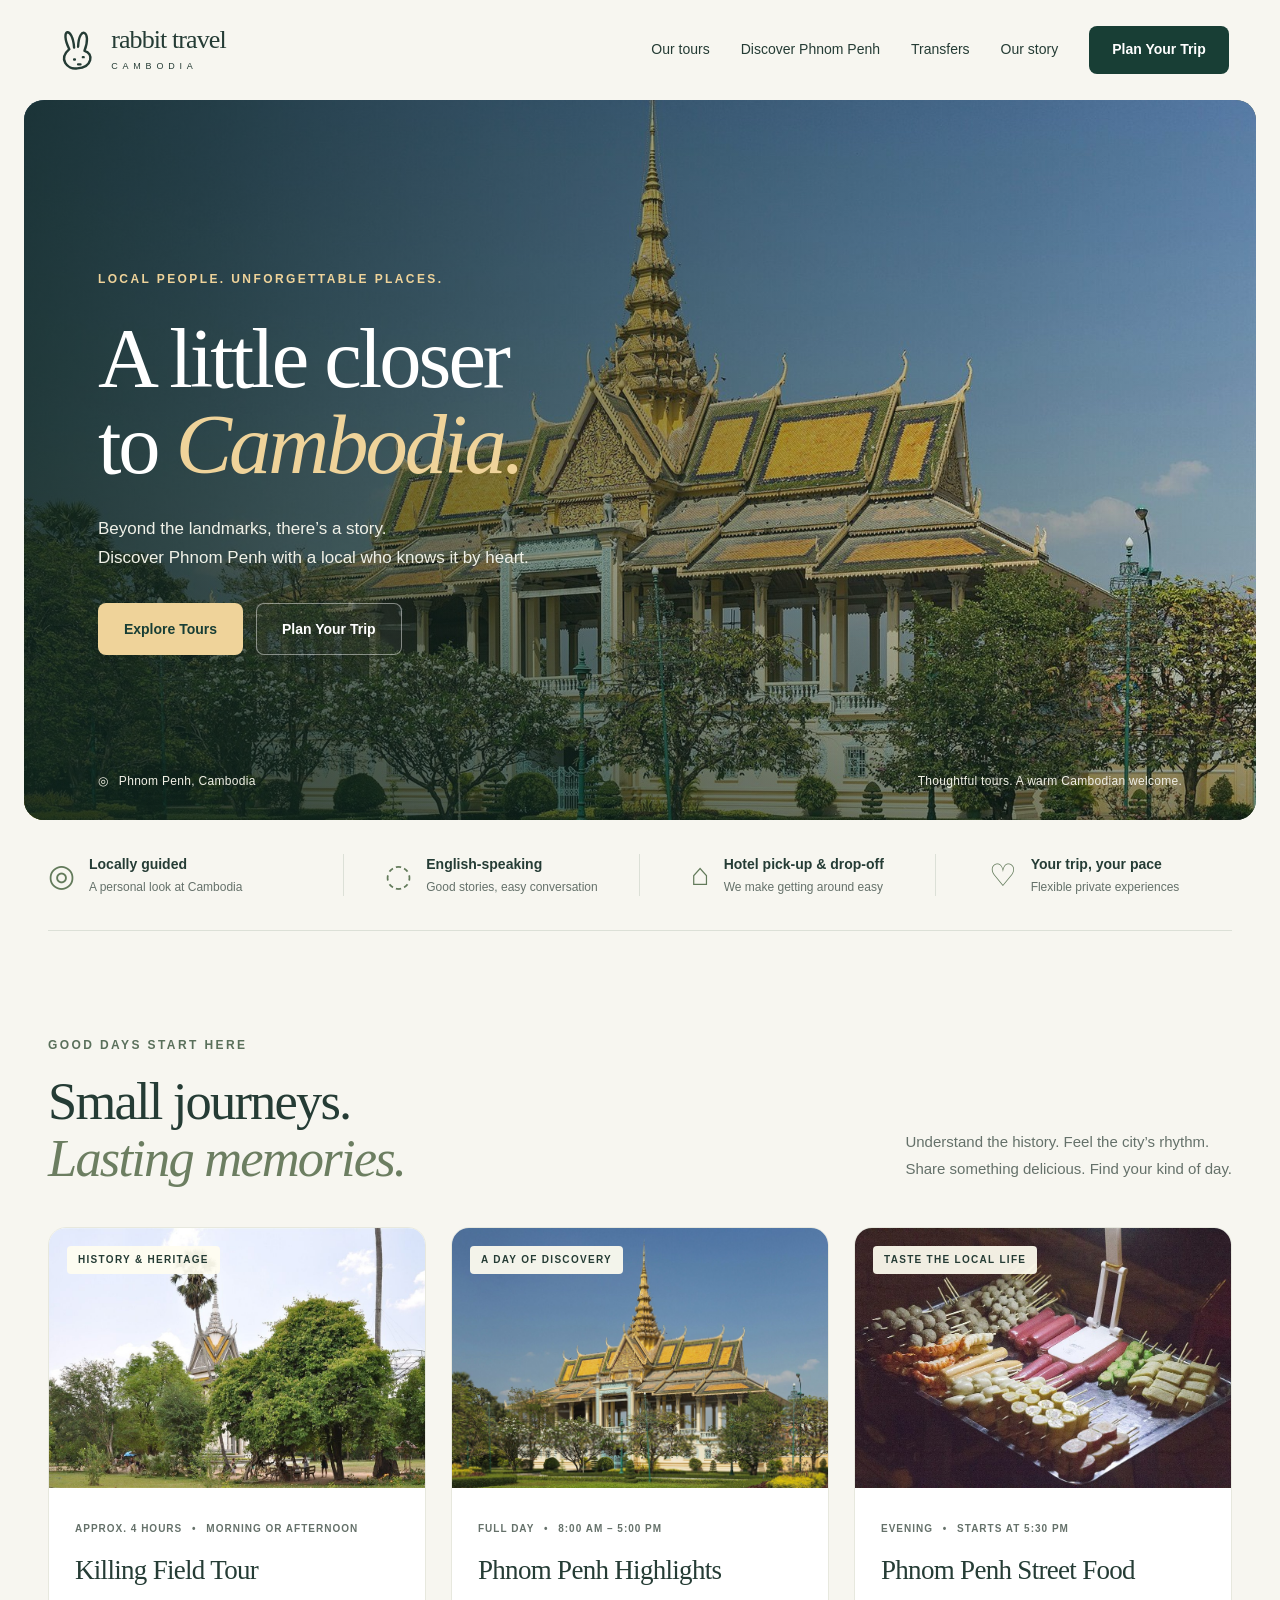
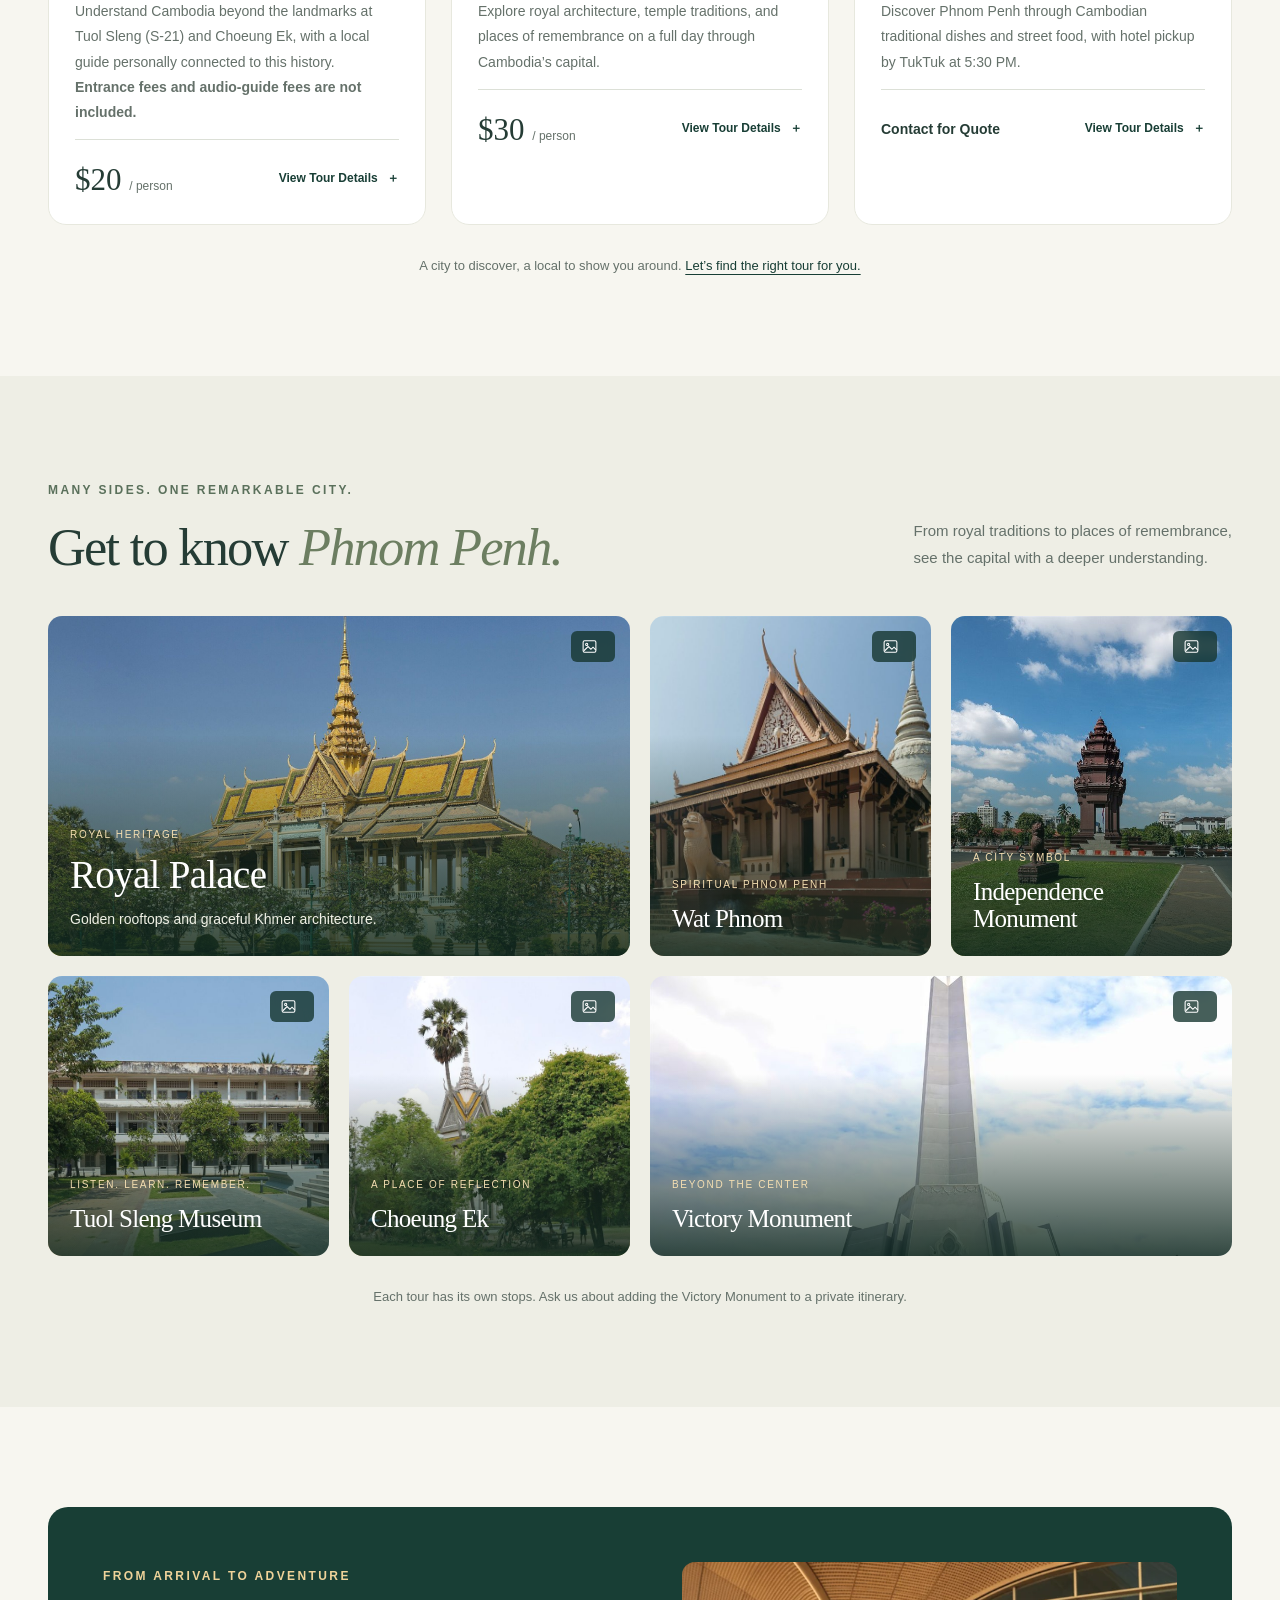
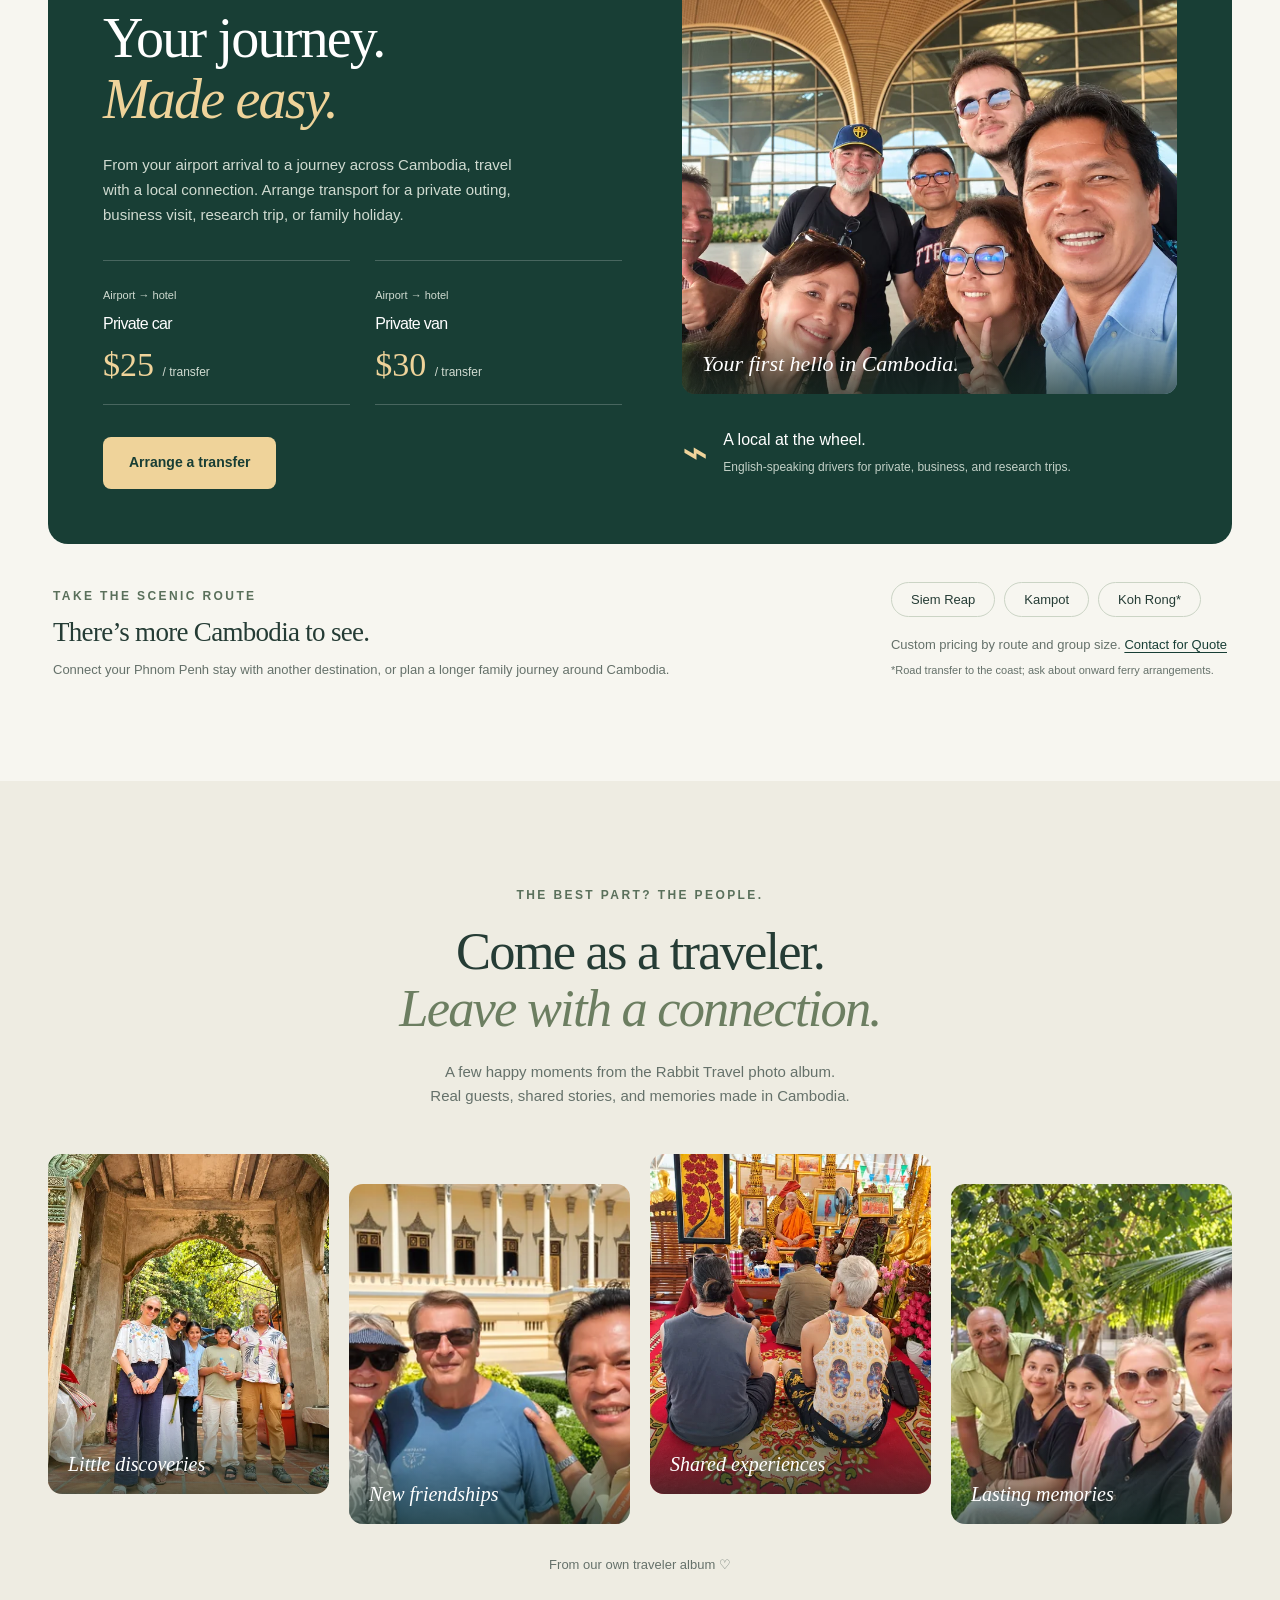
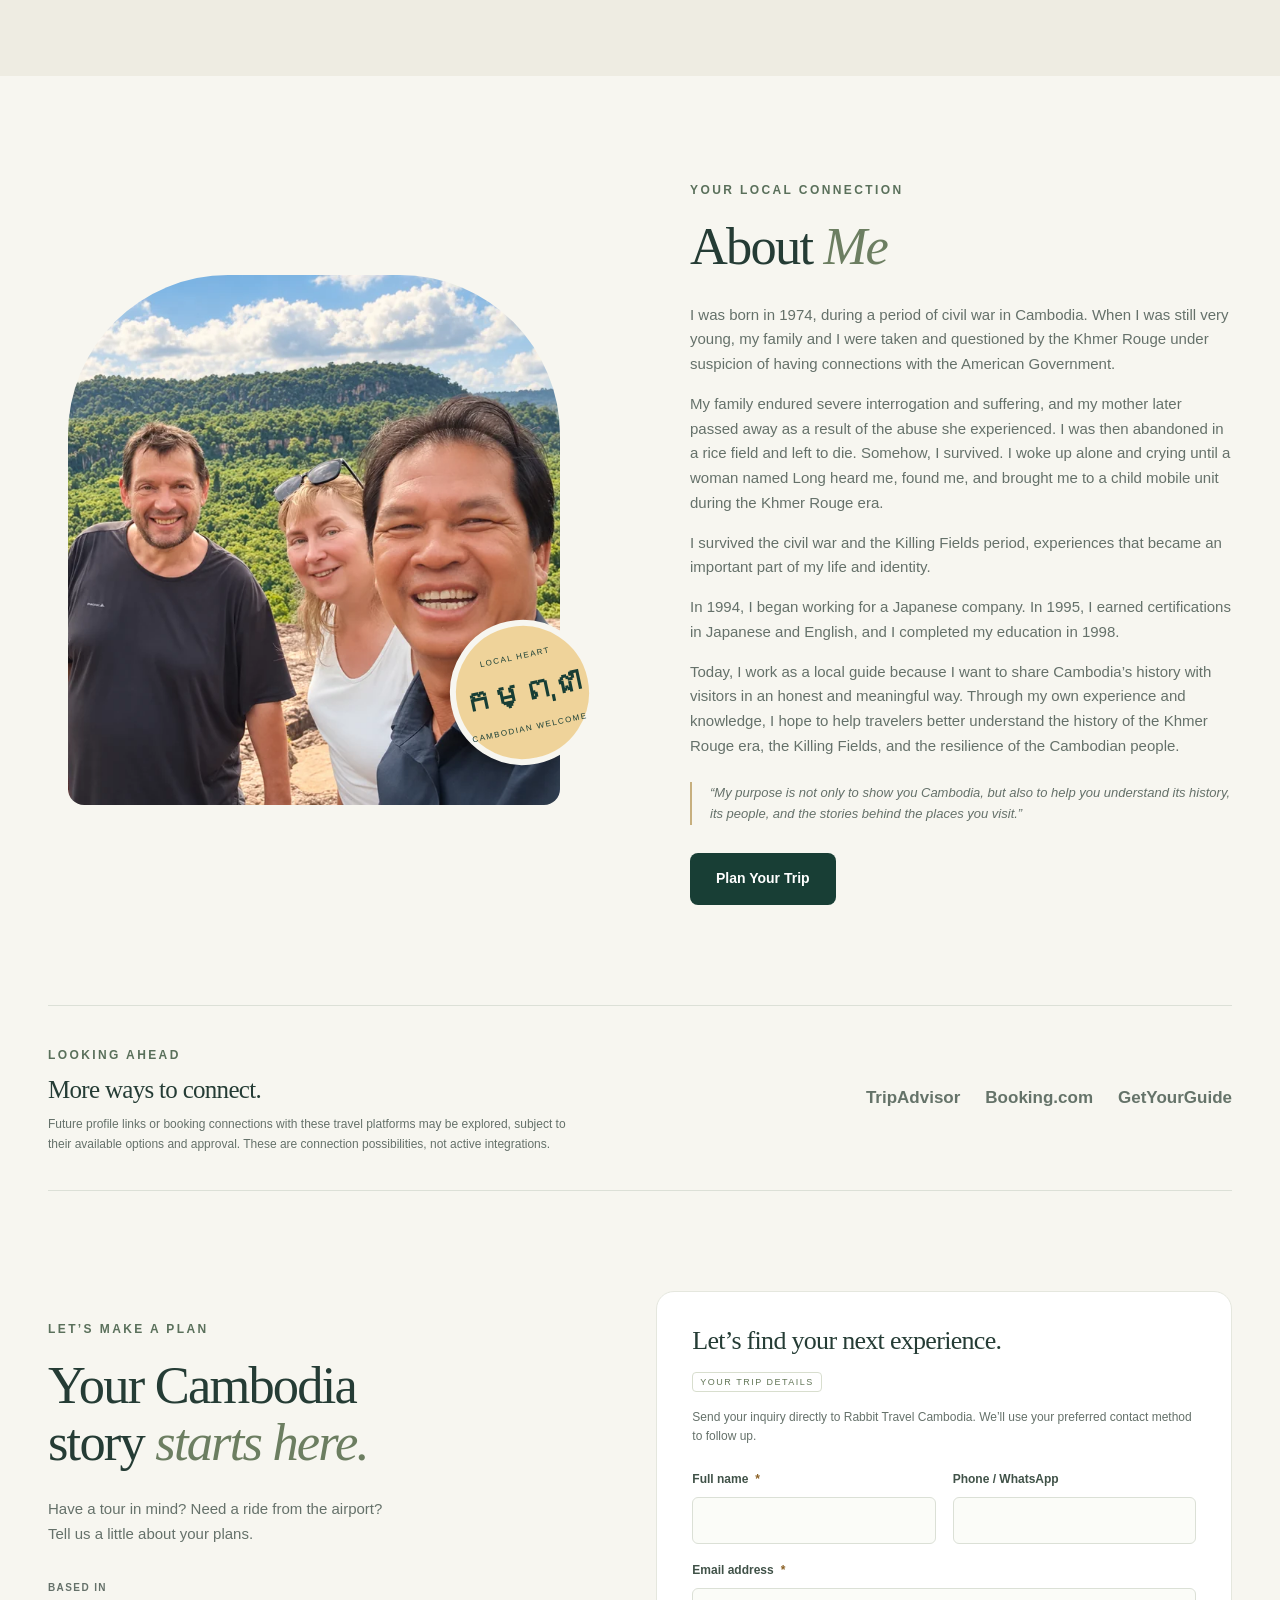
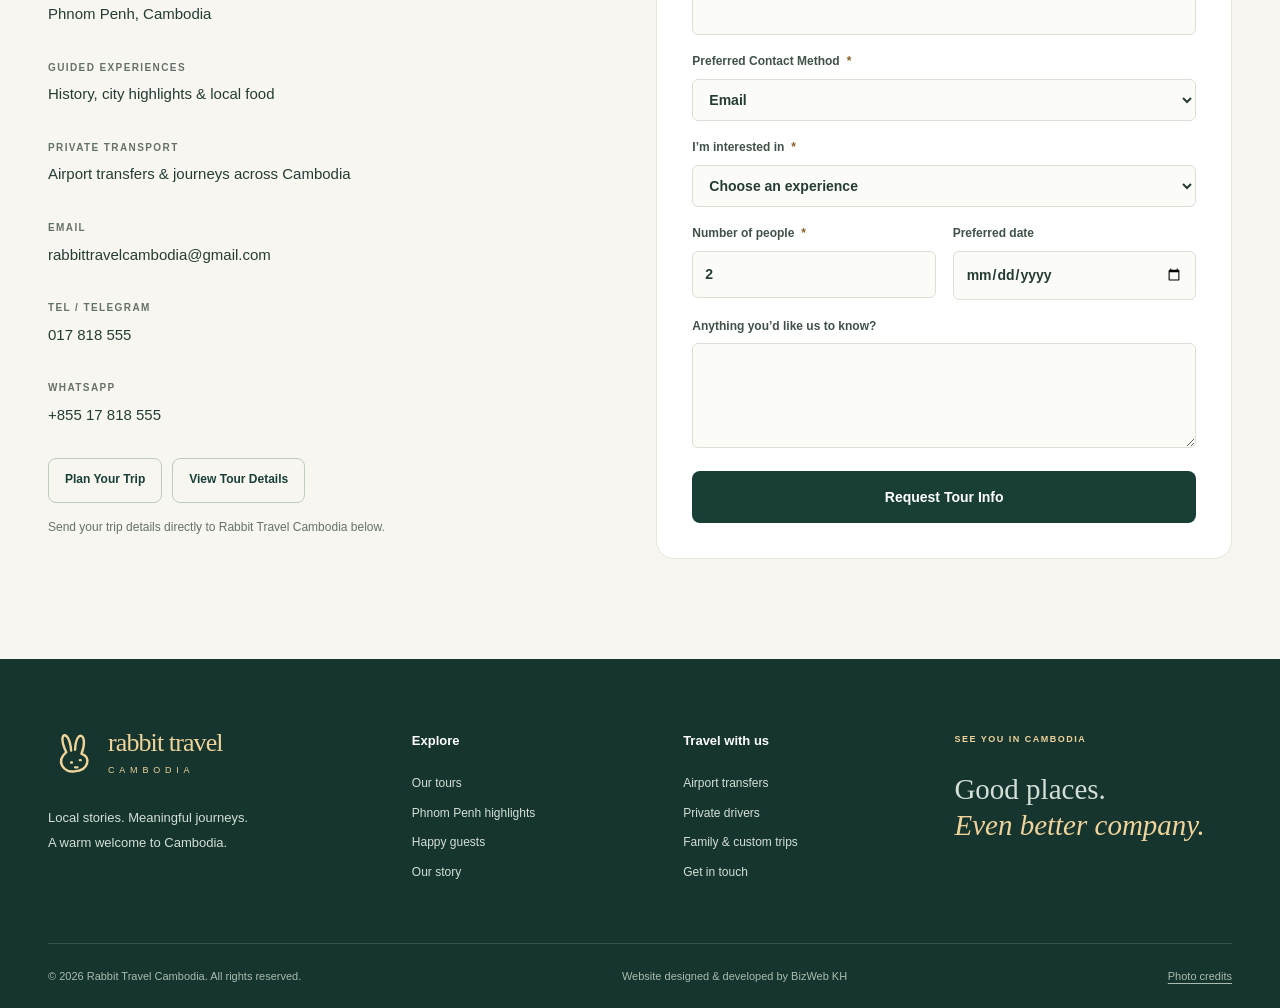
<file: index.html>
<!DOCTYPE html>
<html lang="en">
<head>
  <meta charset="UTF-8">
  <meta name="viewport" content="width=device-width, initial-scale=1">
  <meta name="description" content="Explore Phnom Penh with Rabbit Travel Cambodia. Private city tours, Killing Fields and Tuol Sleng experiences, street food tours, airport transfers and private transport with a local Cambodian guide.">
  <meta name="theme-color" content="#183e35">
  <title>Rabbit Travel Cambodia | Phnom Penh Private Tours &amp; Local Guide</title>
  <link rel="canonical" href="https://www.bizwebkh.com/c062-rabbit-travel-cambodia-READY/">
  <meta property="og:title" content="Rabbit Travel Cambodia | Phnom Penh Private Tours &amp; Local Guide">
  <meta property="og:description" content="Explore Phnom Penh with private city tours, Killing Fields and Tuol Sleng experiences, street food tours, airport transfers and private transport with a local Cambodian guide.">
  <meta property="og:type" content="website">
  <meta property="og:url" content="https://www.bizwebkh.com/c062-rabbit-travel-cambodia-READY/">
  <meta property="og:image" content="https://www.bizwebkh.com/c062-rabbit-travel-cambodia-READY/assets/images/landmarks/royal-palace.jpg">
  <meta property="og:image:alt" content="Royal Palace Phnom Penh, Cambodia">
  <meta name="twitter:card" content="summary_large_image">
  <meta name="twitter:title" content="Rabbit Travel Cambodia | Phnom Penh Private Tours &amp; Local Guide">
  <meta name="twitter:description" content="Private Phnom Penh tours, local guide experiences, airport transfers and private transport in Cambodia.">
  <meta name="twitter:image" content="https://www.bizwebkh.com/c062-rabbit-travel-cambodia-READY/assets/images/landmarks/royal-palace.jpg">
  <script type="application/ld+json">
  {
    "@context": "https://schema.org",
    "@type": "TravelAgency",
    "name": "Rabbit Travel Cambodia",
    "url": "https://www.bizwebkh.com/c062-rabbit-travel-cambodia-READY/",
    "image": "https://www.bizwebkh.com/c062-rabbit-travel-cambodia-READY/assets/images/landmarks/royal-palace.jpg",
    "email": "rabbittravelcambodia@gmail.com",
    "telephone": "+85517818555",
    "areaServed": [
      {"@type": "City", "name": "Phnom Penh"},
      {"@type": "Country", "name": "Cambodia"}
    ]
  }
  </script>
  <link rel="icon" type="image/svg+xml" href="data:image/svg+xml,%3Csvg xmlns='http://www.w3.org/2000/svg' viewBox='0 0 64 64'%3E%3Crect width='64' height='64' rx='16' fill='%23183e35'/%3E%3Cg fill='none' stroke='%23f2dfad' stroke-width='4' stroke-linecap='round'%3E%3Cpath d='M23 31C10 5 27 1 29 29M34 28C35 0 52 8 42 33M23 31C9 43 20 57 33 55C52 54 54 36 42 33'/%3E%3Cpath d='M29 44h1m10-3h1m-7 9h3'/%3E%3C/g%3E%3C/svg%3E">
  <link rel="stylesheet" href="assets/css/style.css">
  <link rel="stylesheet" href="assets/css/destinations.css">
  <script src="assets/js/main.js" defer></script>
  <script src="assets/js/destinations-data.js" defer></script>
  <script src="assets/js/destinations.js" defer></script>
</head>
<body>
<a class="skip-link" href="#main">Skip to content</a>
<header class="header">
  <a class="brand" href="#home" aria-label="Rabbit Travel Cambodia home">
    <svg viewBox="0 0 64 64" aria-hidden="true"><g fill="none" stroke="currentColor" stroke-width="3" stroke-linecap="round"><path d="M23 31C10 5 27 1 29 29M34 28C35 0 52 8 42 33M23 31C9 43 20 57 33 55C52 54 54 36 42 33"/><path d="M29 44h1m10-3h1m-7 9h3"/></g></svg>
    <span>rabbit travel<small>CAMBODIA</small></span>
  </a>
  <button class="menu-toggle" type="button" aria-expanded="false" aria-controls="navigation">Menu <span aria-hidden="true">☰</span></button>
  <nav id="navigation" aria-label="Main navigation">
    <a href="#tours">Our tours</a><a href="#discover">Discover Phnom Penh</a><a href="#transport">Transfers</a><a href="#about">Our story</a><a class="button small" href="#contact">Plan Your Trip</a>
  </nav>
</header>
<main id="main">
  <section class="hero" id="home" aria-labelledby="hero-title">
    <img class="hero-image" src="assets/images/landmarks/royal-palace.jpg" alt="Royal Palace Phnom Penh, Cambodia — ornate golden roofs and gardens" width="1600" height="1067" fetchpriority="high">
    <div class="hero-shade"></div>
    <div class="hero-copy">
      <span class="eyebrow light">LOCAL PEOPLE. UNFORGETTABLE PLACES.</span>
      <h1 id="hero-title">A little closer<br>to <em>Cambodia.</em></h1>
      <p>Beyond the landmarks, there’s a story.<br>Discover Phnom Penh with a local who knows it by heart.</p>
      <div class="hero-actions"><a class="button gold" href="#tours">Explore Tours</a><a class="button outline" href="#contact">Plan Your Trip</a></div>
    </div>
    <div class="hero-bottom"><span><span aria-hidden="true">◎</span> Phnom Penh, Cambodia</span><span>Thoughtful tours. A warm Cambodian welcome.</span></div>
  </section>
  <div class="benefits wrap" aria-label="Why travel with us">
    <div><span class="line-icon" aria-hidden="true">◎</span><p>Locally guided<small>A personal look at Cambodia</small></p></div>
    <div><span class="line-icon" aria-hidden="true">◌</span><p>English-speaking<small>Good stories, easy conversation</small></p></div>
    <div><span class="line-icon" aria-hidden="true">⌂</span><p>Hotel pick-up & drop-off<small>We make getting around easy</small></p></div>
    <div><span class="line-icon" aria-hidden="true">♡</span><p>Your trip, your pace<small>Flexible private experiences</small></p></div>
  </div>
  <section id="tours" class="section wrap" aria-labelledby="tours-title">
    <div class="section-heading"><div><span class="eyebrow">GOOD DAYS START HERE</span><h2 id="tours-title">Small journeys.<br><em>Lasting memories.</em></h2></div><p>Understand the history. Feel the city’s rhythm.<br>Share something delicious. Find your kind of day.</p></div>
    <div class="tour-grid">
      <article class="tour-card">
        <div class="tour-photo"><img src="assets/images/landmarks/choeung-ek.jpg" alt="Choeung Ek Killing Fields memorial stupa, Phnom Penh" width="1000" height="667" loading="lazy"><span class="photo-tag">HISTORY & HERITAGE</span></div>
        <div class="tour-content"><span class="meta">APPROX. 4 HOURS <span>•</span> MORNING OR AFTERNOON</span><h3>Killing Field Tour</h3><p>Understand Cambodia beyond the landmarks at Tuol Sleng (S-21) and Choeung Ek, with a local guide personally connected to this history.<br><strong>Entrance fees and audio-guide fees are not included.</strong></p><div class="card-bottom"><p class="price">$20 <small>/ person</small></p><button class="text-button" data-tour="history">View Tour Details <span aria-hidden="true">＋</span></button></div></div>
      </article>
      <article class="tour-card">
        <div class="tour-photo"><img src="assets/images/landmarks/royal-palace.jpg" alt="Royal Palace Phnom Penh, Cambodia" width="1000" height="667" loading="lazy"><span class="photo-tag">A DAY OF DISCOVERY</span></div>
        <div class="tour-content"><span class="meta">FULL DAY <span>•</span> 8:00 AM – 5:00 PM</span><h3>Phnom Penh Highlights</h3><p>Explore royal architecture, temple traditions, and places of remembrance on a full day through Cambodia’s capital.</p><div class="card-bottom"><p class="price">$30 <small>/ person</small></p><button class="text-button" data-tour="city">View Tour Details <span aria-hidden="true">＋</span></button></div></div>
      </article>
      <article class="tour-card">
        <div class="tour-photo"><img src="assets/images/landmarks/street-food.jpg" alt="Phnom Penh street food tour at a Cambodian market" width="1000" height="667" loading="lazy"><span class="photo-tag">TASTE THE LOCAL LIFE</span></div>
        <div class="tour-content"><span class="meta">EVENING <span>•</span> STARTS AT 5:30 PM</span><h3>Phnom Penh Street Food</h3><p>Discover Phnom Penh through Cambodian traditional dishes and street food, with hotel pickup by TukTuk at 5:30 PM.</p><div class="card-bottom"><p class="price quote">Contact for Quote</p><button class="text-button" data-tour="food">View Tour Details <span aria-hidden="true">＋</span></button></div></div>
      </article>
    </div>
    <p class="section-note">A city to discover, a local to show you around. <a href="#contact">Let’s find the right tour for you.</a></p>
  </section>
  <section class="discovery section" id="discover" aria-labelledby="discover-title">
    <div class="wrap"><div class="section-heading"><div><span class="eyebrow">MANY SIDES. ONE REMARKABLE CITY.</span><h2 id="discover-title">Get to know <em>Phnom Penh.</em></h2></div><p>From royal traditions to places of remembrance,<br>see the capital with a deeper understanding.</p></div>
      <div class="landmark-grid">
        <figure class="landmark landmark-wide"><img src="assets/images/landmarks/royal-palace.jpg" alt="Royal Palace Phnom Penh, Cambodia" loading="lazy" width="1600" height="1072"><figcaption><small>ROYAL HERITAGE</small><h3>Royal Palace</h3><p>Golden rooftops and graceful Khmer architecture.</p></figcaption><button class="landmark-open" type="button" data-destination="royal-palace" aria-label="View photos of Royal Palace" aria-haspopup="dialog" aria-controls="destination-dialog"><span class="landmark-hint"><svg viewBox="0 0 24 24" fill="none" stroke="currentColor" stroke-width="1.5" aria-hidden="true"><rect x="3" y="4" width="18" height="16" rx="2"/><circle cx="8" cy="9" r="1.5"/><path d="m4 18 6-6 4 4 3-3 4 4"/></svg><span class="landmark-hint-text">View photos</span></span></button></figure>
        <figure class="landmark"><img src="assets/images/landmarks/wat-phnom.jpg" alt="Wat Phnom temple, Phnom Penh Cambodia" loading="lazy" width="1000" height="730"><figcaption><small>SPIRITUAL PHNOM PENH</small><h3>Wat Phnom</h3></figcaption><button class="landmark-open" type="button" data-destination="wat-phnom" aria-label="View photos of Wat Phnom" aria-haspopup="dialog" aria-controls="destination-dialog"><span class="landmark-hint"><svg viewBox="0 0 24 24" fill="none" stroke="currentColor" stroke-width="1.5" aria-hidden="true"><rect x="3" y="4" width="18" height="16" rx="2"/><circle cx="8" cy="9" r="1.5"/><path d="m4 18 6-6 4 4 3-3 4 4"/></svg><span class="landmark-hint-text">View photos</span></span></button></figure>
        <figure class="landmark"><img src="assets/images/landmarks/independence-monument.jpg" alt="Independence Monument, Phnom Penh Cambodia" loading="lazy" width="1000" height="667"><figcaption><small>A CITY SYMBOL</small><h3>Independence Monument</h3></figcaption><button class="landmark-open" type="button" data-destination="independence-monument" aria-label="View photos of Independence Monument" aria-haspopup="dialog" aria-controls="destination-dialog"><span class="landmark-hint"><svg viewBox="0 0 24 24" fill="none" stroke="currentColor" stroke-width="1.5" aria-hidden="true"><rect x="3" y="4" width="18" height="16" rx="2"/><circle cx="8" cy="9" r="1.5"/><path d="m4 18 6-6 4 4 3-3 4 4"/></svg><span class="landmark-hint-text">View photos</span></span></button></figure>
        <figure class="landmark"><img src="assets/images/landmarks/tuol-sleng.jpg" alt="Tuol Sleng Genocide Museum, Phnom Penh" loading="lazy" width="1000" height="666"><figcaption><small>LISTEN. LEARN. REMEMBER.</small><h3>Tuol Sleng Museum</h3></figcaption><button class="landmark-open" type="button" data-destination="tuol-sleng" aria-label="View photos of Tuol Sleng Genocide Museum" aria-haspopup="dialog" aria-controls="destination-dialog"><span class="landmark-hint"><svg viewBox="0 0 24 24" fill="none" stroke="currentColor" stroke-width="1.5" aria-hidden="true"><rect x="3" y="4" width="18" height="16" rx="2"/><circle cx="8" cy="9" r="1.5"/><path d="m4 18 6-6 4 4 3-3 4 4"/></svg><span class="landmark-hint-text">View photos</span></span></button></figure>
        <figure class="landmark"><img src="assets/images/landmarks/choeung-ek.jpg" alt="Choeung Ek Killing Fields memorial, Phnom Penh" loading="lazy" width="1000" height="664"><figcaption><small>A PLACE OF REFLECTION</small><h3>Choeung Ek</h3></figcaption><button class="landmark-open" type="button" data-destination="choeung-ek" aria-label="View photos of Choeung Ek Killing Fields" aria-haspopup="dialog" aria-controls="destination-dialog"><span class="landmark-hint"><svg viewBox="0 0 24 24" fill="none" stroke="currentColor" stroke-width="1.5" aria-hidden="true"><rect x="3" y="4" width="18" height="16" rx="2"/><circle cx="8" cy="9" r="1.5"/><path d="m4 18 6-6 4 4 3-3 4 4"/></svg><span class="landmark-hint-text">View photos</span></span></button></figure>
        <figure class="landmark"><img src="assets/images/landmarks/victory-monument.jpg" alt="Victory, or Win-Win, Monument in Phnom Penh" loading="lazy" width="1000" height="667"><figcaption><small>BEYOND THE CENTER</small><h3>Victory Monument</h3></figcaption><button class="landmark-open" type="button" data-destination="victory-monument" aria-label="View photos of Victory Monument" aria-haspopup="dialog" aria-controls="destination-dialog"><span class="landmark-hint"><svg viewBox="0 0 24 24" fill="none" stroke="currentColor" stroke-width="1.5" aria-hidden="true"><rect x="3" y="4" width="18" height="16" rx="2"/><circle cx="8" cy="9" r="1.5"/><path d="m4 18 6-6 4 4 3-3 4 4"/></svg><span class="landmark-hint-text">View photos</span></span></button></figure>
      </div>
      <p class="section-note">Each tour has its own stops. Ask us about adding the Victory Monument to a private itinerary.</p>
    </div>
  </section>
  <section class="section wrap" id="transport" aria-labelledby="transport-title">
    <div class="transport-panel">
      <div class="transport-copy"><span class="eyebrow light">FROM ARRIVAL TO ADVENTURE</span><h2 id="transport-title">Your journey.<br><em>Made easy.</em></h2><p>From your airport arrival to a journey across Cambodia, travel with a local connection. Arrange transport for a private outing, business visit, research trip, or family holiday.</p>
        <div class="transfer-rates"><div><span>Airport → hotel</span><h3>Private car</h3><p>$25 <small>/ transfer</small></p></div><div><span>Airport → hotel</span><h3>Private van</h3><p>$30 <small>/ transfer</small></p></div></div>
        <button class="button gold" data-inquiry="Airport Transfer">Arrange a transfer</button>
      </div>
      <div class="transport-right"><div class="transport-image"><img src="assets/images/guests/airport-welcome-960.webp" alt="Rabbit Travel Cambodia guide welcoming travelers for a Phnom Penh airport transfer" srcset="assets/images/guests/airport-welcome-480.webp 480w, assets/images/guests/airport-welcome-960.webp 960w, assets/images/guests/airport-welcome-1440.webp 1440w" sizes="(max-width: 520px) 100vw, (max-width: 800px) 70vw, 600px" width="960" height="720" loading="lazy" decoding="async"><span>Your first hello in Cambodia.</span></div><div class="driver-note"><span aria-hidden="true">⌁</span><p>A local at the wheel.<small>English-speaking drivers for private, business, and research trips.</small></p></div></div>
    </div>
    <div class="route-row"><div><span class="eyebrow">TAKE THE SCENIC ROUTE</span><h3>There’s more Cambodia to see.</h3><p>Connect your Phnom Penh stay with another destination, or plan a longer family journey around Cambodia.</p></div><div class="route-options"><div class="route-tags"><span>Siem Reap</span><span>Kampot</span><span>Koh Rong*</span></div><p>Custom pricing by route and group size. <a href="#contact">Contact for Quote</a><br><small>*Road transfer to the coast; ask about onward ferry arrangements.</small></p></div></div>
  </section>
  <section class="memories section" id="memories" aria-labelledby="memories-title"><div class="wrap">
    <div class="center-heading"><span class="eyebrow">THE BEST PART? THE PEOPLE.</span><h2 id="memories-title">Come as a traveler.<br><em>Leave with a connection.</em></h2><p>A few happy moments from the Rabbit Travel photo album.<br>Real guests, shared stories, and memories made in Cambodia.</p></div>
    <div class="guest-grid">
      <button class="guest-photo" data-gallery="assets/images/guests/temple-discovery-1086.webp" data-width="1086" data-height="1448" data-caption="Discovering peaceful temple corners together" aria-label="Enlarge guest photo at a temple"><img src="assets/images/guests/temple-discovery-960.webp" alt="Travelers gathered at a temple entrance" srcset="assets/images/guests/temple-discovery-480.webp 480w, assets/images/guests/temple-discovery-960.webp 960w, assets/images/guests/temple-discovery-1086.webp 1086w" sizes="(max-width: 520px) 340px, (max-width: 800px) 460px, 480px" width="960" height="1280" loading="lazy" decoding="async"><span>Little discoveries</span></button>
      <button class="guest-photo" data-gallery="assets/images/guests/palace-guests-1440.webp" data-width="1440" data-height="1080" data-caption="A day exploring Phnom Penh with a local guide" aria-label="Enlarge guest photo at the palace"><img src="assets/images/guests/palace-guests-960.webp" alt="The local guide with two guests near the palace" srcset="assets/images/guests/palace-guests-480.webp 480w, assets/images/guests/palace-guests-960.webp 960w, assets/images/guests/palace-guests-1440.webp 1440w" sizes="(max-width: 520px) 340px, (max-width: 800px) 460px, 480px" width="960" height="720" loading="lazy" decoding="async"><span>New friendships</span></button>
      <button class="guest-photo" data-gallery="assets/images/guests/monk-blessing-1086.webp" data-width="1086" data-height="1448" data-caption="A quiet moment with a Buddhist monk at a Cambodian shrine" aria-label="Enlarge guest photo during a monk blessing"><img src="assets/images/guests/monk-blessing-960.webp" alt="Travelers seated in prayer before a Buddhist monk" srcset="assets/images/guests/monk-blessing-480.webp 480w, assets/images/guests/monk-blessing-960.webp 960w, assets/images/guests/monk-blessing-1086.webp 1086w" sizes="(max-width: 520px) 340px, (max-width: 800px) 460px, 480px" width="960" height="1280" loading="lazy" decoding="async"><span>Shared experiences</span></button>
      <button class="guest-photo" data-gallery="assets/images/guests/family-memories-1440.webp" data-width="1440" data-height="1080" data-caption="A moment together in the shade of Phnom Penh" aria-label="Enlarge guest group photo outdoors"><img src="assets/images/guests/family-memories-960.webp" alt="Rabbit Travel guide and guests sitting under trees" srcset="assets/images/guests/family-memories-480.webp 480w, assets/images/guests/family-memories-960.webp 960w, assets/images/guests/family-memories-1440.webp 1440w" sizes="(max-width: 520px) 340px, (max-width: 800px) 460px, 480px" width="960" height="720" loading="lazy" decoding="async"><span>Lasting memories</span></button>
    </div><p class="section-note">From our own traveler album <span aria-hidden="true">♡</span></p>
  </div></section>
  <section class="section wrap about" id="about" aria-labelledby="about-title">
    <div class="about-photo"><img src="assets/images/guests/guide-countryside-960.webp" alt="Rabbit Travel Cambodia local guide with guests in the countryside" srcset="assets/images/guests/guide-countryside-480.webp 480w, assets/images/guests/guide-countryside-960.webp 960w, assets/images/guests/guide-countryside-1440.webp 1440w" sizes="(max-width: 520px) 100vw, (max-width: 800px) 70vw, 600px" width="960" height="720" loading="lazy" decoding="async"><div class="photo-stamp"><span>LOCAL HEART</span><strong>កម្ពុជា</strong><span>CAMBODIAN WELCOME</span></div></div>
    <div class="about-copy"><span class="eyebrow">YOUR LOCAL CONNECTION</span><h2 id="about-title">About <em>Me</em></h2>
      <p>I was born in 1974, during a period of civil war in Cambodia. When I was still very young, my family and I were taken and questioned by the Khmer Rouge under suspicion of having connections with the American Government.</p>
      <p>My family endured severe interrogation and suffering, and my mother later passed away as a result of the abuse she experienced. I was then abandoned in a rice field and left to die. Somehow, I survived. I woke up alone and crying until a woman named Long heard me, found me, and brought me to a child mobile unit during the Khmer Rouge era.</p>
      <p>I survived the civil war and the Killing Fields period, experiences that became an important part of my life and identity.</p>
      <p>In 1994, I began working for a Japanese company. In 1995, I earned certifications in Japanese and English, and I completed my education in 1998.</p>
      <p>Today, I work as a local guide because I want to share Cambodia’s history with visitors in an honest and meaningful way. Through my own experience and knowledge, I hope to help travelers better understand the history of the Khmer Rouge era, the Killing Fields, and the resilience of the Cambodian people.</p>
      <p class="bio-note"><strong><em>“My purpose is not only to show you Cambodia, but also to help you understand its history, its people, and the stories behind the places you visit.”</em></strong></p><a class="button" href="#contact">Plan Your Trip</a></div>
  </section>
  <section class="platforms wrap" aria-labelledby="platforms-title"><div><span class="eyebrow">LOOKING AHEAD</span><h3 id="platforms-title">More ways to connect.</h3><p>Future profile links or booking connections with these travel platforms may be explored, subject to their available options and approval. These are connection possibilities, not active integrations.</p></div><div class="platform-names" aria-label="Potential future platforms"><span>TripAdvisor</span><span>Booking.com</span><span>GetYourGuide</span></div></section>
  <section class="section wrap contact" id="contact" aria-labelledby="contact-title">
    <div class="contact-copy"><span class="eyebrow">LET’S MAKE A PLAN</span><h2 id="contact-title">Your Cambodia<br>story <em>starts here.</em></h2><p>Have a tour in mind? Need a ride from the airport?<br>Tell us a little about your plans.</p><div class="contact-detail"><span>BASED IN</span><p>Phnom Penh, Cambodia</p></div><div class="contact-detail"><span>GUIDED EXPERIENCES</span><p>History, city highlights & local food</p></div><div class="contact-detail"><span>PRIVATE TRANSPORT</span><p>Airport transfers & journeys across Cambodia</p></div><div class="contact-detail"><span>EMAIL</span><p><a href="mailto:rabbittravelcambodia@gmail.com">rabbittravelcambodia@gmail.com</a></p></div><div class="contact-detail"><span>TEL / TELEGRAM</span><p><a href="tel:+85517818555">017 818 555</a></p></div><div class="contact-detail"><span>WHATSAPP</span><p><a href="https://wa.me/85517818555" target="_blank" rel="noopener">+855 17 818 555</a></p></div><div class="contact-buttons"><button class="button pale" data-inquiry="">Plan Your Trip</button><a class="button pale" href="#tours">View Tour Details</a></div><p class="contact-status" id="channel-status" role="status">Send your trip details directly to Rabbit Travel Cambodia below.</p></div>
    <form class="inquiry-form" id="inquiry-form" action="https://formsubmit.co/ajax/rabbittravelcambodia@gmail.com" method="POST"><div class="form-heading"><h3>Let’s find your next experience.</h3><span class="inquiry-label">YOUR TRIP DETAILS</span></div><p class="form-intro">Send your inquiry directly to Rabbit Travel Cambodia. We’ll use your preferred contact method to follow up.</p><input type="hidden" name="_subject" value="Rabbit Travel Cambodia — New Tour Inquiry"><input type="hidden" name="_template" value="table">
      <div class="form-grid"><label for="name">Full name <span>*</span><input id="name" name="Full Name" autocomplete="name" required maxlength="100"></label><label for="phone">Phone / WhatsApp<input id="phone" name="Phone / WhatsApp" type="tel" autocomplete="tel" maxlength="40"></label><label class="full" for="email">Email address <span>*</span><input id="email" name="email" type="email" autocomplete="email" required maxlength="160"></label><label class="full" for="contact-method">Preferred Contact Method <span>*</span><select id="contact-method" name="Preferred Contact Method" required><option>Email</option><option>Telegram</option><option>WhatsApp</option></select></label><label class="full" for="tour">I’m interested in <span>*</span><select id="tour" name="Interested In" required><option value="">Choose an experience</option><option>Killing Field Tour</option><option>Phnom Penh Highlight City Tour</option><option>Street Food Tour</option><option>Airport Transfer</option><option>Private Driver / Custom Trip</option></select></label><label for="people">Number of people <span>*</span><input id="people" name="Number of People" type="number" min="1" max="100" step="1" value="2" required></label><label for="date">Preferred date<input id="date" name="Preferred Date" type="date"></label><label class="full" for="message">Anything you’d like us to know?<textarea id="message" name="Message / Notes" rows="3" maxlength="2000"></textarea></label></div><button class="button submit-button" type="submit">Request Tour Info</button><p class="form-status" id="form-status" role="status"></p>
    </form>
  </section>
</main>
<footer class="footer"><div class="wrap footer-grid"><div class="footer-brand"><a class="brand" href="#home"><svg viewBox="0 0 64 64" aria-hidden="true"><g fill="none" stroke="currentColor" stroke-width="3" stroke-linecap="round"><path d="M23 31C10 5 27 1 29 29M34 28C35 0 52 8 42 33M23 31C9 43 20 57 33 55C52 54 54 36 42 33"/><path d="M29 44h1m10-3h1m-7 9h3"/></g></svg><span>rabbit travel<small>CAMBODIA</small></span></a><p>Local stories. Meaningful journeys.<br>A warm welcome to Cambodia.</p></div><div><h4>Explore</h4><a href="#tours">Our tours</a><a href="#discover">Phnom Penh highlights</a><a href="#memories">Happy guests</a><a href="#about">Our story</a></div><div><h4>Travel with us</h4><a href="#transport">Airport transfers</a><a href="#contact" data-footer-inquiry="Private Driver / Custom Trip">Private drivers</a><a href="#contact">Family & custom trips</a><a href="#contact">Get in touch</a></div><div class="footer-message"><span class="eyebrow light">SEE YOU IN CAMBODIA</span><p>Good places.<br><em>Even better company.</em></p></div></div><div class="wrap footer-bottom"><span>© 2026 Rabbit Travel Cambodia. All rights reserved.</span><span class="site-credit">Website designed & developed by BizWeb KH</span><span><a href="image-credits.html">Photo credits</a></span></div></footer>
<dialog id="tour-dialog" aria-labelledby="dialog-title"><button class="dialog-close" type="button" aria-label="Close tour details">×</button><div id="dialog-content"></div></dialog>
<dialog id="gallery-dialog" class="gallery-dialog" aria-label="Traveler photo"><button class="dialog-close" type="button" aria-label="Close traveler photo">×</button><img id="gallery-image" src="assets/images/guests/temple-discovery-960.webp" alt="" width="960" height="1280" loading="lazy" decoding="async"><p id="gallery-caption"></p></dialog>
<noscript><style>.inquiry-form{display:none}</style><p class="noscript-note">Enable JavaScript to view tour details, enlarge photos, and send your trip inquiry.</p></noscript>
<dialog id="destination-dialog" class="destination-dialog" aria-labelledby="destination-title" aria-describedby="destination-caption">
  <div class="destination-heading"><h2 id="destination-title">Phnom Penh</h2><button class="destination-close" type="button" aria-label="Close destination gallery" autofocus>×</button></div>
  <div class="destination-stage"><img class="destination-image" alt="" decoding="async" draggable="false"><button class="destination-prev" type="button" aria-label="Previous photo">‹</button><button class="destination-next" type="button" aria-label="Next photo">›</button></div>
  <div class="destination-info"><p id="destination-caption" class="destination-caption"></p><p class="destination-counter" role="status" aria-live="polite" aria-atomic="true"></p></div><p class="destination-status" role="status"></p>
</dialog>
</body>
</html>
</file>
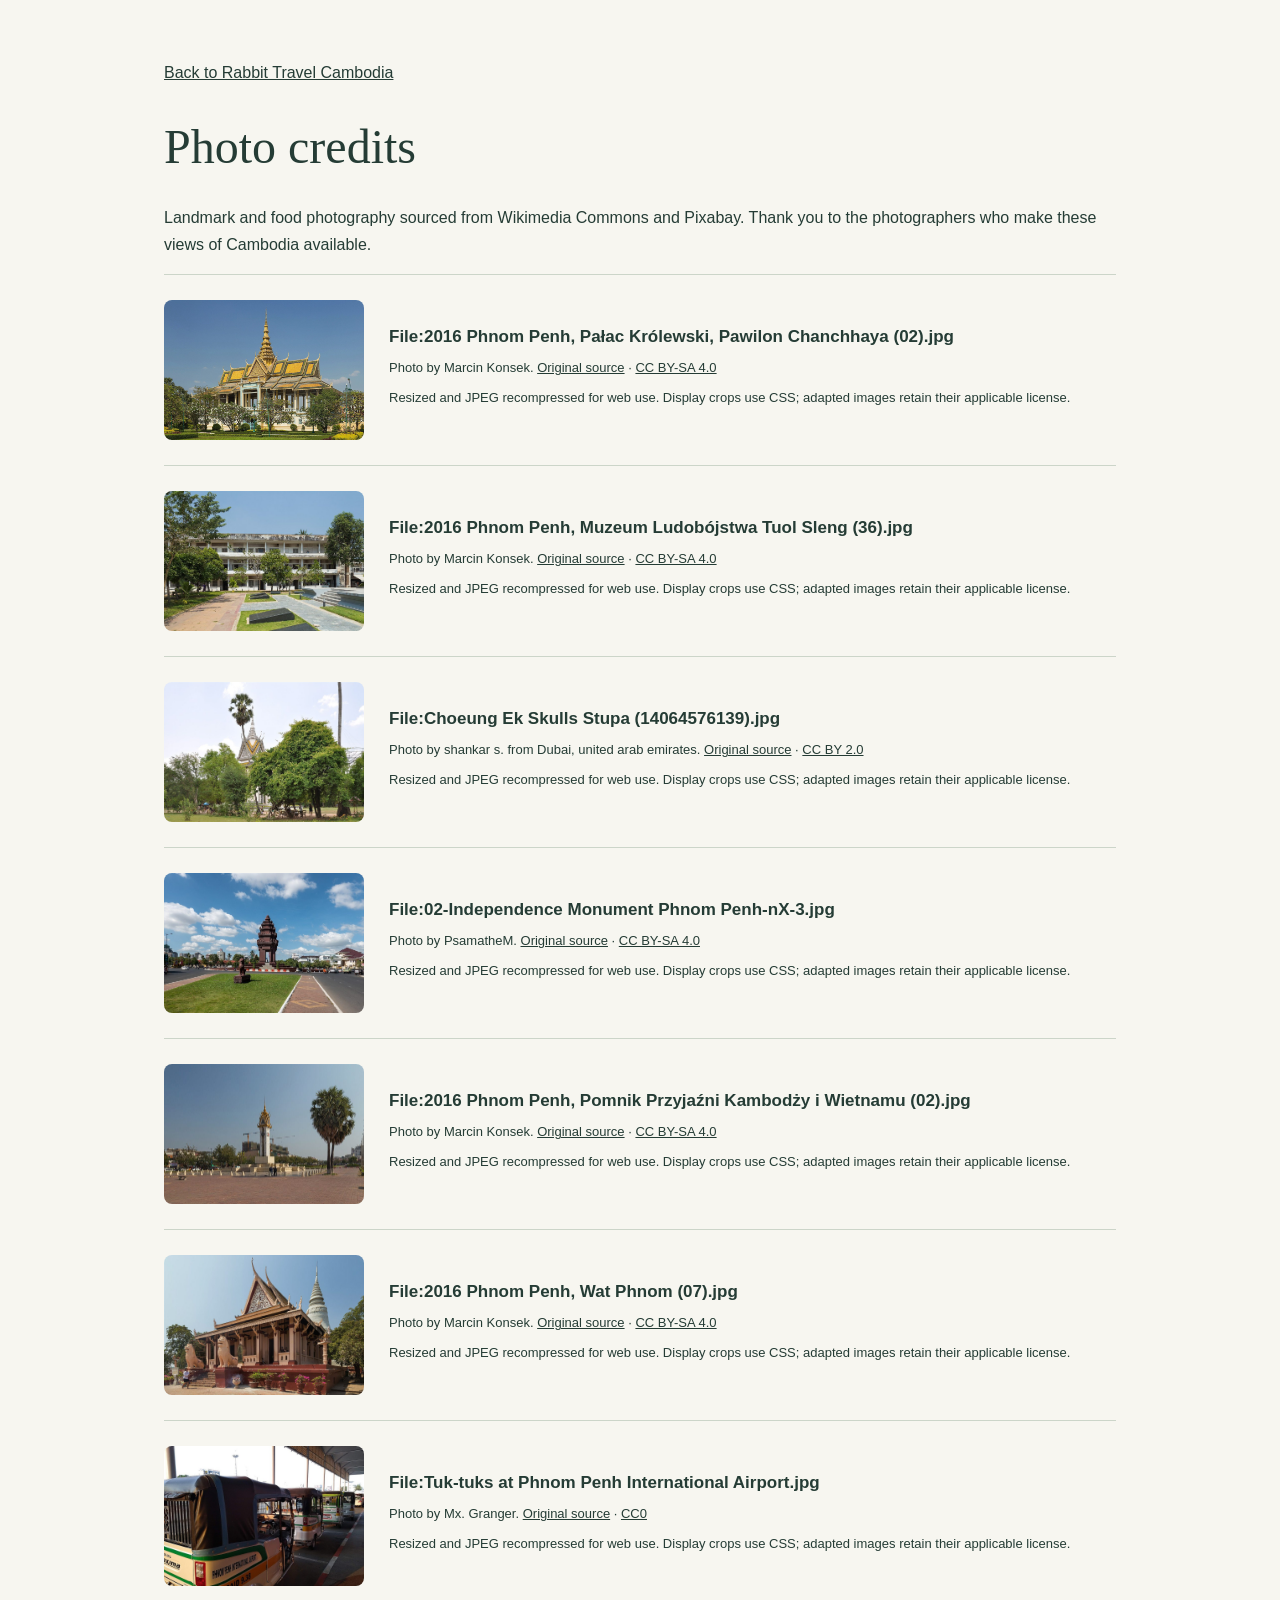
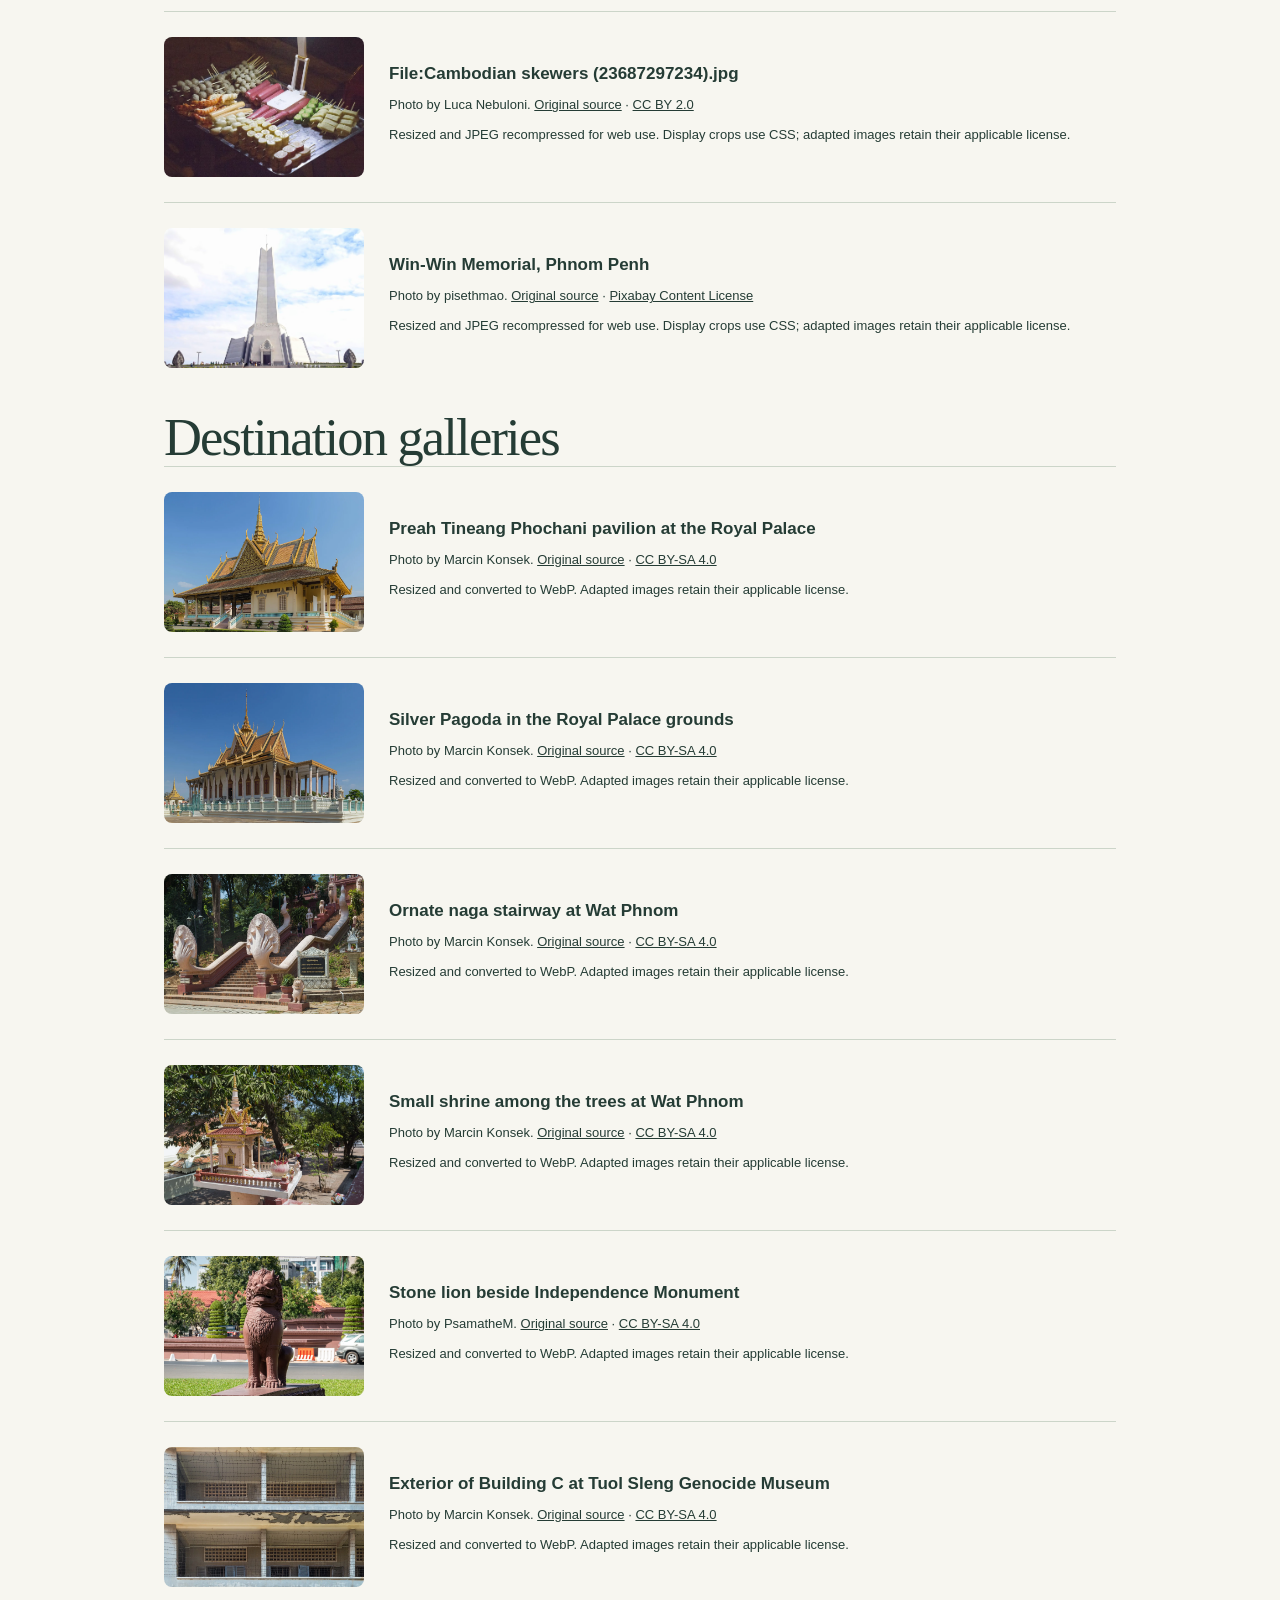
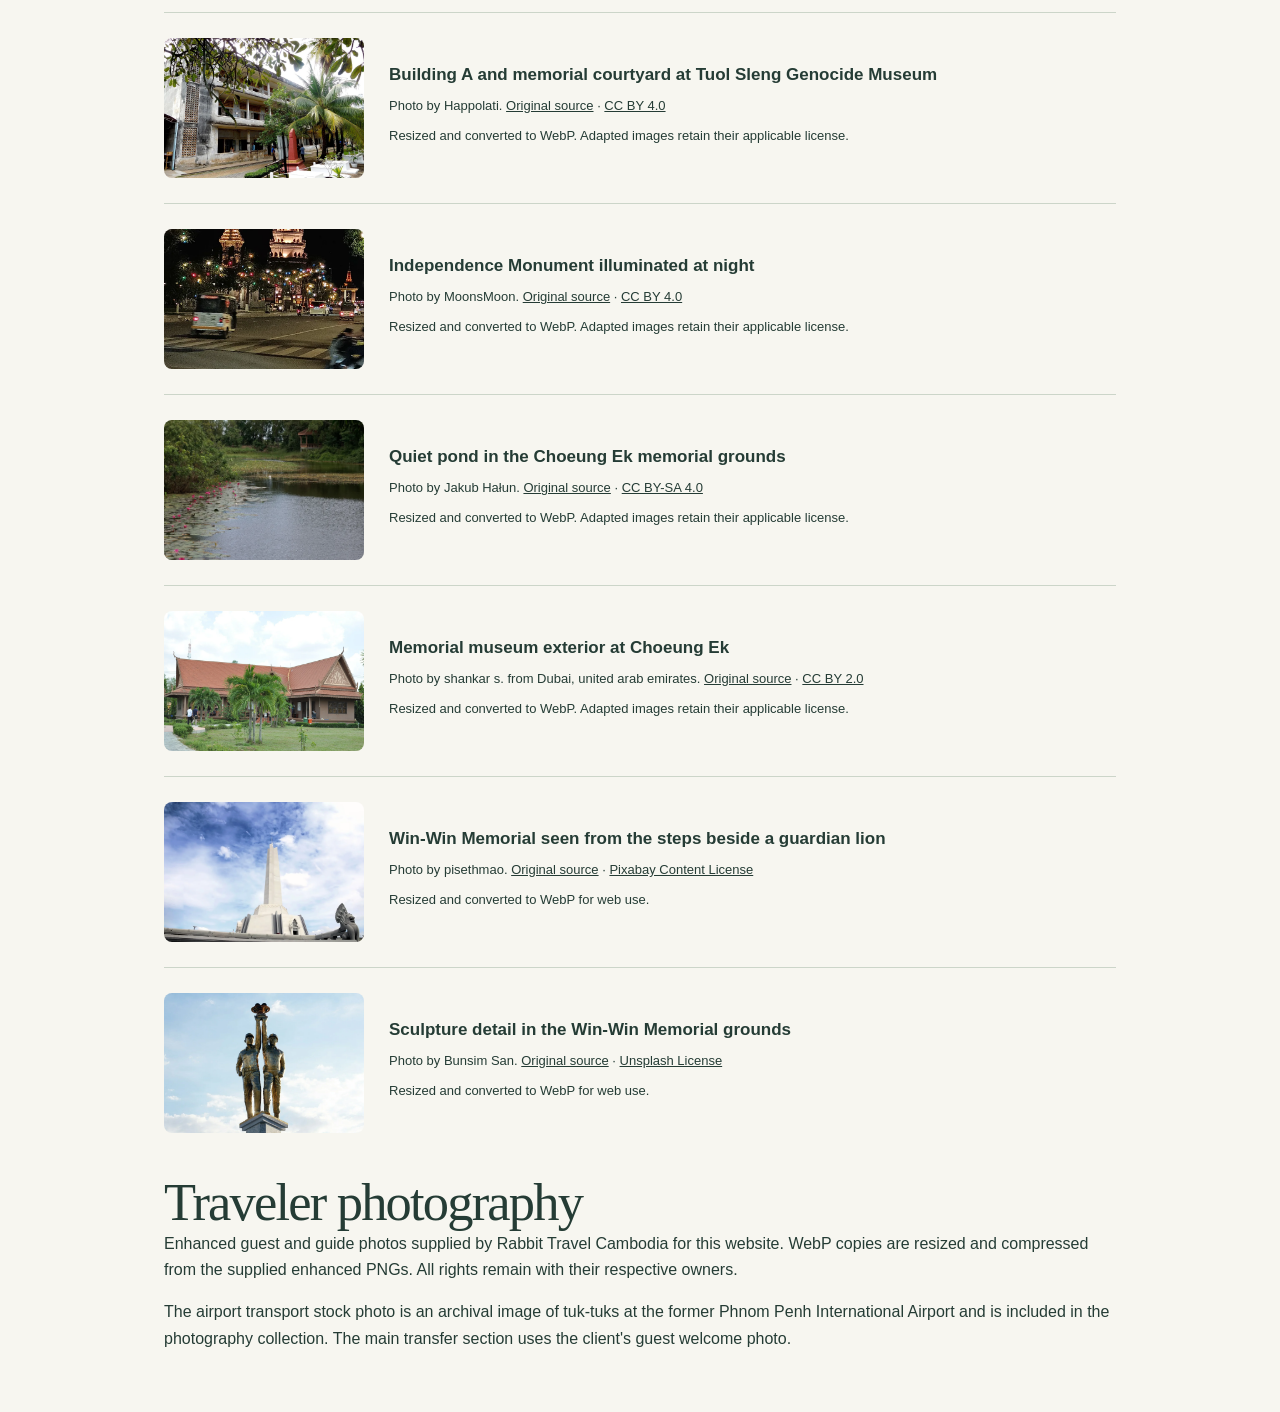
<file: image-credits.html>
<!doctype html><html lang="en"><head><meta charset="utf-8"><meta name="viewport" content="width=device-width,initial-scale=1"><title>Photo credits | Rabbit Travel Cambodia</title><link rel="stylesheet" href="assets/css/style.css"><style>.credits{max-width:1000px;margin:60px auto;padding:0 24px}.credits>h1{font-size:48px;margin-top:35px}.credit{display:flex;gap:25px;border-top:1px solid #ccd5c9;padding:25px 0;align-items:center}.credit img{width:200px;height:140px;border-radius:8px}.credit h2{font:600 17px/1.5 Arial,sans-serif;letter-spacing:0;margin:0}.credit p{font-size:13px;margin:8px 0}.credit a,.credits>a{text-decoration:underline}@media(max-width:600px){.credit{display:block}.credit img{margin-bottom:16px}}</style></head><body><main class="credits"><a href="index.html">Back to Rabbit Travel Cambodia</a><h1>Photo credits</h1><p>Landmark and food photography sourced from Wikimedia Commons and Pixabay. Thank you to the photographers who make these views of Cambodia available.</p><article class="credit"><img src="assets/images/landmarks/royal-palace.jpg" alt="File:2016 Phnom Penh, Pałac Królewski, Pawilon Chanchhaya (02).jpg" width="240" height="160"><div><h2>File:2016 Phnom Penh, Pałac Królewski, Pawilon Chanchhaya (02).jpg</h2><p>Photo by Marcin Konsek. <a href="https://commons.wikimedia.org/wiki/File:2016_Phnom_Penh,_Pa%C5%82ac_Kr%C3%B3lewski,_Pawilon_Chanchhaya_(02).jpg">Original source</a> · <a href="https://creativecommons.org/licenses/by-sa/4.0">CC BY-SA 4.0</a></p><p>Resized and JPEG recompressed for web use. Display crops use CSS; adapted images retain their applicable license.</p></div></article>
<article class="credit"><img src="assets/images/landmarks/tuol-sleng.jpg" alt="File:2016 Phnom Penh, Muzeum Ludobójstwa Tuol Sleng (36).jpg" width="240" height="160"><div><h2>File:2016 Phnom Penh, Muzeum Ludobójstwa Tuol Sleng (36).jpg</h2><p>Photo by Marcin Konsek. <a href="https://commons.wikimedia.org/wiki/File:2016_Phnom_Penh,_Muzeum_Ludob%C3%B3jstwa_Tuol_Sleng_(36).jpg">Original source</a> · <a href="https://creativecommons.org/licenses/by-sa/4.0">CC BY-SA 4.0</a></p><p>Resized and JPEG recompressed for web use. Display crops use CSS; adapted images retain their applicable license.</p></div></article>
<article class="credit"><img src="assets/images/landmarks/choeung-ek.jpg" alt="File:Choeung Ek Skulls Stupa (14064576139).jpg" width="240" height="160"><div><h2>File:Choeung Ek Skulls Stupa (14064576139).jpg</h2><p>Photo by shankar s. from Dubai, united arab emirates. <a href="https://commons.wikimedia.org/wiki/File:Choeung_Ek_Skulls_Stupa_(14064576139).jpg">Original source</a> · <a href="https://creativecommons.org/licenses/by/2.0">CC BY 2.0</a></p><p>Resized and JPEG recompressed for web use. Display crops use CSS; adapted images retain their applicable license.</p></div></article>
<article class="credit"><img src="assets/images/landmarks/independence-monument.jpg" alt="File:02-Independence Monument Phnom Penh-nX-3.jpg" width="240" height="160"><div><h2>File:02-Independence Monument Phnom Penh-nX-3.jpg</h2><p>Photo by PsamatheM. <a href="https://commons.wikimedia.org/wiki/File:02-Independence_Monument_Phnom_Penh-nX-3.jpg">Original source</a> · <a href="https://creativecommons.org/licenses/by-sa/4.0">CC BY-SA 4.0</a></p><p>Resized and JPEG recompressed for web use. Display crops use CSS; adapted images retain their applicable license.</p></div></article>
<article class="credit"><img src="assets/images/landmarks/friendship-monument.jpg" alt="File:2016 Phnom Penh, Pomnik Przyjaźni Kambodży i Wietnamu (02).jpg" width="240" height="160"><div><h2>File:2016 Phnom Penh, Pomnik Przyjaźni Kambodży i Wietnamu (02).jpg</h2><p>Photo by Marcin Konsek. <a href="https://commons.wikimedia.org/wiki/File:2016_Phnom_Penh,_Pomnik_Przyja%C5%BAni_Kambod%C5%BCy_i_Wietnamu_(02).jpg">Original source</a> · <a href="https://creativecommons.org/licenses/by-sa/4.0">CC BY-SA 4.0</a></p><p>Resized and JPEG recompressed for web use. Display crops use CSS; adapted images retain their applicable license.</p></div></article>
<article class="credit"><img src="assets/images/landmarks/wat-phnom.jpg" alt="File:2016 Phnom Penh, Wat Phnom (07).jpg" width="240" height="160"><div><h2>File:2016 Phnom Penh, Wat Phnom (07).jpg</h2><p>Photo by Marcin Konsek. <a href="https://commons.wikimedia.org/wiki/File:2016_Phnom_Penh,_Wat_Phnom_(07).jpg">Original source</a> · <a href="https://creativecommons.org/licenses/by-sa/4.0">CC BY-SA 4.0</a></p><p>Resized and JPEG recompressed for web use. Display crops use CSS; adapted images retain their applicable license.</p></div></article>
<article class="credit"><img src="assets/images/landmarks/airport-transfer.jpg" alt="File:Tuk-tuks at Phnom Penh International Airport.jpg" width="240" height="160"><div><h2>File:Tuk-tuks at Phnom Penh International Airport.jpg</h2><p>Photo by Mx. Granger. <a href="https://commons.wikimedia.org/wiki/File:Tuk-tuks_at_Phnom_Penh_International_Airport.jpg">Original source</a> · <a href="http://creativecommons.org/publicdomain/zero/1.0/deed.en">CC0</a></p><p>Resized and JPEG recompressed for web use. Display crops use CSS; adapted images retain their applicable license.</p></div></article>
<article class="credit"><img src="assets/images/landmarks/street-food.jpg" alt="File:Cambodian skewers (23687297234).jpg" width="240" height="160"><div><h2>File:Cambodian skewers (23687297234).jpg</h2><p>Photo by Luca Nebuloni. <a href="https://commons.wikimedia.org/wiki/File:Cambodian_skewers_(23687297234).jpg">Original source</a> · <a href="https://creativecommons.org/licenses/by/2.0">CC BY 2.0</a></p><p>Resized and JPEG recompressed for web use. Display crops use CSS; adapted images retain their applicable license.</p></div></article>
<article class="credit"><img src="assets/images/landmarks/victory-monument.jpg" alt="Win-Win Memorial, Phnom Penh" width="240" height="160"><div><h2>Win-Win Memorial, Phnom Penh</h2><p>Photo by pisethmao. <a href="https://pixabay.com/photos/landmark-public-park-5415897/">Original source</a> · <a href="https://pixabay.com/service/license-summary/">Pixabay Content License</a></p><p>Resized and JPEG recompressed for web use. Display crops use CSS; adapted images retain their applicable license.</p></div></article><h2>Destination galleries</h2><article class="credit"><img src="assets/images/destinations/royal-palace-2.webp" alt="Preah Tineang Phochani pavilion at the Royal Palace" width="1440" height="1076" loading="lazy"><div><h2>Preah Tineang Phochani pavilion at the Royal Palace</h2><p>Photo by Marcin Konsek. <a href="https://commons.wikimedia.org/wiki/File:2016_Phnom_Penh,_Pa%C5%82ac_Kr%C3%B3lewski,_Preah_Tineang_Phhochani_(14).jpg">Original source</a> · <a href="https://creativecommons.org/licenses/by-sa/4.0">CC BY-SA 4.0</a></p><p>Resized and converted to WebP. Adapted images retain their applicable license.</p></div></article><article class="credit"><img src="assets/images/destinations/royal-palace-3.webp" alt="Silver Pagoda in the Royal Palace grounds" width="1440" height="1050" loading="lazy"><div><h2>Silver Pagoda in the Royal Palace grounds</h2><p>Photo by Marcin Konsek. <a href="https://commons.wikimedia.org/wiki/File:2016_Phnom_Penh,_Pa%C5%82ac_Kr%C3%B3lewski,_Srebrna_Pagoda_(02).jpg">Original source</a> · <a href="https://creativecommons.org/licenses/by-sa/4.0">CC BY-SA 4.0</a></p><p>Resized and converted to WebP. Adapted images retain their applicable license.</p></div></article><article class="credit"><img src="assets/images/destinations/wat-phnom-2.webp" alt="Ornate naga stairway at Wat Phnom" width="1440" height="960" loading="lazy"><div><h2>Ornate naga stairway at Wat Phnom</h2><p>Photo by Marcin Konsek. <a href="https://commons.wikimedia.org/wiki/File:2016_Phnom_Penh,_Wat_Phnom_(04).jpg">Original source</a> · <a href="https://creativecommons.org/licenses/by-sa/4.0">CC BY-SA 4.0</a></p><p>Resized and converted to WebP. Adapted images retain their applicable license.</p></div></article><article class="credit"><img src="assets/images/destinations/wat-phnom-3.webp" alt="Small shrine among the trees at Wat Phnom" width="1440" height="960" loading="lazy"><div><h2>Small shrine among the trees at Wat Phnom</h2><p>Photo by Marcin Konsek. <a href="https://commons.wikimedia.org/wiki/File:2016_Phnom_Penh,_Wat_Phnom_(12).jpg">Original source</a> · <a href="https://creativecommons.org/licenses/by-sa/4.0">CC BY-SA 4.0</a></p><p>Resized and converted to WebP. Adapted images retain their applicable license.</p></div></article><article class="credit"><img src="assets/images/destinations/independence-monument-2.webp" alt="Stone lion beside Independence Monument" width="1440" height="960" loading="lazy"><div><h2>Stone lion beside Independence Monument</h2><p>Photo by PsamatheM. <a href="https://commons.wikimedia.org/wiki/File:02-Independence_Monument_Phnom_Penh-nX-5.jpg">Original source</a> · <a href="https://creativecommons.org/licenses/by-sa/4.0">CC BY-SA 4.0</a></p><p>Resized and converted to WebP. Adapted images retain their applicable license.</p></div></article><article class="credit"><img src="assets/images/destinations/tuol-sleng-2.webp" alt="Exterior of Building C at Tuol Sleng Genocide Museum" width="1280" height="912" loading="lazy"><div><h2>Exterior of Building C at Tuol Sleng Genocide Museum</h2><p>Photo by Marcin Konsek. <a href="https://commons.wikimedia.org/wiki/File:2016_Phnom_Penh,_Muzeum_Ludob%C3%B3jstwa_Tuol_Sleng_(26).jpg">Original source</a> · <a href="https://creativecommons.org/licenses/by-sa/4.0">CC BY-SA 4.0</a></p><p>Resized and converted to WebP. Adapted images retain their applicable license.</p></div></article><article class="credit"><img src="assets/images/destinations/tuol-sleng-3.webp" alt="Building A and memorial courtyard at Tuol Sleng Genocide Museum" width="1280" height="960" loading="lazy"><div><h2>Building A and memorial courtyard at Tuol Sleng Genocide Museum</h2><p>Photo by Happolati. <a href="https://commons.wikimedia.org/wiki/File:Tuol-Sleng-2024.JPG">Original source</a> · <a href="https://creativecommons.org/licenses/by/4.0">CC BY 4.0</a></p><p>Resized and converted to WebP. Adapted images retain their applicable license.</p></div></article><article class="credit"><img src="assets/images/destinations/independence-monument-3.webp" alt="Independence Monument illuminated at night" width="648" height="1440" loading="lazy"><div><h2>Independence Monument illuminated at night</h2><p>Photo by MoonsMoon. <a href="https://commons.wikimedia.org/wiki/File:Phnom_Penh_night.jpg">Original source</a> · <a href="https://creativecommons.org/licenses/by/4.0">CC BY 4.0</a></p><p>Resized and converted to WebP. Adapted images retain their applicable license.</p></div></article><article class="credit"><img src="assets/images/destinations/choeung-ek-3.webp" alt="Quiet pond in the Choeung Ek memorial grounds" width="954" height="1440" loading="lazy"><div><h2>Quiet pond in the Choeung Ek memorial grounds</h2><p>Photo by Jakub Hałun. <a href="https://commons.wikimedia.org/wiki/File:20171125_Staw_Choeung_Ek_Phnom_Penh_4298_DxO.jpg">Original source</a> · <a href="https://creativecommons.org/licenses/by-sa/4.0">CC BY-SA 4.0</a></p><p>Resized and converted to WebP. Adapted images retain their applicable license.</p></div></article><article class="credit"><img src="assets/images/destinations/choeung-ek-2.webp" alt="Memorial museum exterior at Choeung Ek" width="1440" height="956" loading="lazy"><div><h2>Memorial museum exterior at Choeung Ek</h2><p>Photo by shankar s. from Dubai, united arab emirates. <a href="https://commons.wikimedia.org/wiki/File:Choeung_Ek_memorial_museum_(14064647367).jpg">Original source</a> · <a href="https://creativecommons.org/licenses/by/2.0">CC BY 2.0</a></p><p>Resized and converted to WebP. Adapted images retain their applicable license.</p></div></article><article class="credit"><img src="assets/images/destinations/victory-monument-2.webp" alt="Win-Win Memorial seen from the steps beside a guardian lion" width="1280" height="853" loading="lazy"><div><h2>Win-Win Memorial seen from the steps beside a guardian lion</h2><p>Photo by pisethmao. <a href="https://pixabay.com/photos/landmark-public-park-5415893/">Original source</a> · <a href="https://pixabay.com/service/license-summary/">Pixabay Content License</a></p><p>Resized and converted to WebP for web use.</p></div></article><article class="credit"><img src="assets/images/destinations/victory-monument-3.webp" alt="Sculpture detail in the Win-Win Memorial grounds" width="1440" height="960" loading="lazy"><div><h2>Sculpture detail in the Win-Win Memorial grounds</h2><p>Photo by Bunsim San. <a href="https://unsplash.com/photos/2kpME7-NT2g">Original source</a> · <a href="https://unsplash.com/license">Unsplash License</a></p><p>Resized and converted to WebP for web use.</p></div></article><h2>Traveler photography</h2><p>Enhanced guest and guide photos supplied by Rabbit Travel Cambodia for this website. WebP copies are resized and compressed from the supplied enhanced PNGs. All rights remain with their respective owners.</p><p>The airport transport stock photo is an archival image of tuk-tuks at the former Phnom Penh International Airport and is included in the photography collection. The main transfer section uses the client's guest welcome photo.</p></main></body></html>
</file>
<file: assets/css/style.css>
:root{--green:#183e35;--dark:#15352e;--cream:#f7f6f0;--sand:#eeece2;--gold:#efd39a;--ink:#253c35;--muted:#65716a;--line:#dce0d7;--white:#fff;--radius:18px}
*{box-sizing:border-box}html{scroll-behavior:smooth;scroll-padding-top:105px}body{margin:0;background:var(--cream);color:var(--ink);font:16px/1.65 Arial,Helvetica,sans-serif}button,input,select,textarea{font:inherit}a{color:inherit}button,a{-webkit-tap-highlight-color:transparent}button{cursor:pointer}a{text-decoration:none}img{display:block;max-width:100%;object-fit:cover}button:focus-visible,a:focus-visible,input:focus-visible,select:focus-visible,textarea:focus-visible{outline:3px solid #b4772a;outline-offset:5px}h1,h2,h3,p{margin-top:0}h1,h2,h3{font-family:Georgia,'Times New Roman',serif;font-weight:400;line-height:1.08}h2{font-size:clamp(36px,4.1vw,58px);letter-spacing:-1.8px;margin:16px 0 0}h2 em{color:#6c7e61}h3{font-size:27px;letter-spacing:-.7px}em{font-weight:400}.wrap{width:min(1240px,calc(100% - 96px));margin-inline:auto}.section{padding-block:100px}.eyebrow{font-size:12px;letter-spacing:2.4px;font-weight:700;color:#5a705b}.eyebrow.light{color:var(--gold)}.header{height:100px;padding:0 4%;display:flex;justify-content:space-between;align-items:center;gap:30px;background:var(--cream);position:relative;z-index:20}.brand{display:flex;gap:9px;align-items:center;flex-shrink:0}.brand svg{width:51px;height:58px}.brand>span{font-family:Georgia,serif;font-size:26px;line-height:1.1;letter-spacing:-.9px}.brand small{display:block;font:9px/1.8 Arial,sans-serif;letter-spacing:4.8px;margin-top:4px}.header nav{display:flex;align-items:center;gap:31px;font-size:14px}.header nav>a:not(.button):hover{color:#8c692e}.button{display:inline-flex;justify-content:center;align-items:center;min-height:52px;border:1px solid transparent;border-radius:8px;background:var(--green);color:white;padding:13px 25px;font-size:14px;font-weight:600;transition:background .2s,transform .2s}.button:hover{background:#2c5748;transform:translateY(-2px)}.button.small{padding:11px 22px;min-height:46px}.button.gold{background:var(--gold);color:var(--green)}.button.gold:hover{background:#ffe4ae}.button.outline{border-color:#ffffff70;background:#ffffff08}.button.outline:hover{background:#ffffff20}.menu-toggle{display:none}.hero{position:relative;margin:0 24px;min-height:650px;height:min(720px,calc(100svh - 120px));border-radius:20px;overflow:hidden;background:#536352;color:white;display:flex;align-items:center}.hero-image,.hero-shade{position:absolute;width:100%;height:100%;inset:0}.hero-image{object-position:center 52%}.hero-shade{background:linear-gradient(90deg,rgba(13,35,29,.79) 0%,rgba(13,35,29,.41) 50%,rgba(13,35,29,.04) 100%),linear-gradient(0deg,rgba(11,33,26,.45),transparent 35%)}.hero-copy{position:relative;padding:55px 6%;max-width:920px}.hero h1{font-size:clamp(62px,6.6vw,98px);letter-spacing:-3px;margin:25px 0 25px;line-height:1.02}.hero h1 em{color:var(--gold)}.hero-copy p{font-size:17px;line-height:1.75;color:#f0f1e8;margin-bottom:30px}.hero-actions{display:flex;gap:13px}.hero-bottom{position:absolute;bottom:28px;left:6%;right:6%;display:flex;justify-content:space-between;font-size:12px;color:#f1f0e6;letter-spacing:.3px}.hero-bottom span span{margin-right:7px}.benefits{padding-block:34px;display:grid;grid-template-columns:repeat(4,1fr);border-bottom:1px solid var(--line)}.benefits>div{display:flex;align-items:center;gap:14px;justify-content:center;border-right:1px solid var(--line)}.benefits>div:first-child{justify-content:flex-start}.benefits>div:last-child{border:0}.benefits p{font-size:14px;font-weight:600;margin:0;line-height:1.5}.benefits small{display:block;font-size:12px;color:var(--muted);font-weight:400;margin-top:3px}.line-icon{font:31px Georgia,serif;color:#627a5a}.section-heading{display:flex;align-items:flex-end;justify-content:space-between;gap:40px;margin-bottom:40px}.section-heading>p{font-size:15px;color:var(--muted);line-height:1.8;margin-bottom:5px;max-width:390px}.tour-grid{display:grid;grid-template-columns:repeat(3,1fr);gap:25px}.tour-card{background:white;border:1px solid #e7e8de;border-radius:var(--radius);overflow:hidden;transition:transform .25s,box-shadow .25s}.tour-card:hover{transform:translateY(-5px);box-shadow:0 16px 35px #15352e0a}.tour-photo{height:260px;position:relative;overflow:hidden}.tour-photo img{height:100%;width:100%;transition:transform .6s}.tour-card:hover img{transform:scale(1.045)}.photo-tag{position:absolute;top:18px;left:18px;padding:6px 11px;background:#fffdf0ed;border-radius:4px;font-size:10px;letter-spacing:1.3px;font-weight:700}.tour-content{padding:26px}.meta{font-size:10px;letter-spacing:1px;color:var(--muted);font-weight:600}.meta span{padding:0 6px}.tour-content h3{margin:16px 0 14px}.tour-content>p{color:var(--muted);font-size:14px;line-height:1.8;min-height:76px}.card-bottom{border-top:1px solid var(--line);padding-top:20px;display:flex;justify-content:space-between;align-items:center;gap:12px}.price{font-family:Georgia,serif;font-size:31px;white-space:nowrap;line-height:1;margin:0}.price small{font:12px Arial,sans-serif;color:var(--muted)}.price.quote{font:600 14px Arial,sans-serif;white-space:normal}.text-button{border:0;background:none;color:var(--green);padding:9px 0;font-size:12px;font-weight:600;white-space:nowrap}.text-button:hover{text-decoration:underline}.text-button span{margin-left:6px}.section-note{text-align:center;color:var(--muted);font-size:13px;margin:30px 0 0}.section-note a{color:var(--green);text-decoration:underline;text-underline-offset:4px}.skip-link{position:fixed;top:-100px;left:10px;z-index:100;background:var(--gold);padding:12px}.skip-link:focus{top:10px}dialog{border:0;border-radius:20px;padding:42px;max-width:650px;width:calc(100% - 32px);max-height:85svh;color:var(--ink);background:var(--cream);box-shadow:0 30px 120px #0005}dialog::backdrop{background:#10291ec7;backdrop-filter:blur(4px)}.dialog-close{position:absolute;right:15px;top:10px;background:none;border:0;font-size:30px;color:var(--green);width:44px;height:44px}dialog h2{font-size:38px;margin:15px 0 20px}dialog h3{font:600 16px Arial,sans-serif;margin-top:25px}dialog ul{padding-left:20px}dialog li{margin-bottom:7px}dialog p,dialog li{font-size:15px}dialog .button{margin-top:15px}.dialog-meta{color:#687258;border-block:1px solid var(--line);padding:13px 0}.reveal{animation:rise .7s ease both}@keyframes rise{from{opacity:.6;transform:translateY(18px)}to{opacity:1;transform:none}}
@media(min-width:1600px){.hero-copy{padding-left:max(6%,calc((100vw - 1240px)/2 - 24px))}}@media(max-width:1100px){.header nav{gap:19px}.header nav>a{font-size:12px}.wrap{width:calc(100% - 64px)}.tour-content{padding:21px}.tour-photo{height:220px}.card-bottom{flex-wrap:wrap}.benefits small{font-size:11px}.benefits>div{gap:9px}.line-icon{font-size:26px}}@media(max-width:800px){.header{height:84px;padding-inline:24px}.brand>span{font-size:24px}.menu-toggle{display:block;background:none;border:1px solid #bdc8be;border-radius:7px;padding:9px 12px;color:var(--green);font-size:14px}.menu-toggle span{margin-left:8px}.header nav{display:none;position:absolute;left:16px;right:16px;top:76px;padding:22px;background:var(--cream);border:1px solid var(--line);border-radius:14px;box-shadow:0 15px 25px #122a2420;align-items:stretch;gap:5px}.header nav.open{display:flex;flex-direction:column}.header nav>a{font-size:15px;padding:12px}.hero{margin:0 16px;min-height:620px;height:75svh}.hero h1{font-size:72px}.hero-copy{padding-inline:7%}.hero-bottom>span:last-child{display:none}.benefits{grid-template-columns:repeat(2,1fr);gap:24px}.benefits>div{justify-content:flex-start}.benefits>div:nth-child(2){border:0}.benefits small{font-size:12px}.section{padding-block:70px}.section-heading{align-items:flex-start;flex-direction:column;gap:24px}.section-heading>p{max-width:500px}.tour-grid{grid-template-columns:1fr;gap:25px}.tour-card{display:grid;grid-template-columns:42% 58%}.tour-photo{height:100%;min-height:290px}.tour-content>p{min-height:0}.card-bottom{flex-wrap:nowrap}.tour-content h3{font-size:29px}}@media(max-width:520px){.wrap{width:calc(100% - 40px)}.hero{min-height:610px;height:auto}.hero-copy{padding:72px 25px 115px}.hero h1{font-size:56px;letter-spacing:-2px}.hero .eyebrow{font-size:10px;letter-spacing:1.5px}.hero-copy p{font-size:15px}.hero-actions{flex-direction:column;align-items:stretch;max-width:260px}.hero-bottom{left:25px;bottom:24px}.hero-shade{background:linear-gradient(90deg,#102e28d9,#102e2855),linear-gradient(0deg,#102e2866,transparent)}.benefits{gap:22px 12px;padding-block:27px}.benefits>div{border:0;align-items:flex-start;gap:9px}.benefits p{font-size:12px}.benefits small{font-size:11px;max-width:125px}.line-icon{font-size:24px}.tour-card{display:block}.tour-photo{height:245px;min-height:0}.tour-content{padding:25px}.tour-content>p{font-size:15px}.tour-content h3{font-size:29px}.section-note{font-size:13px}.section-heading{margin-bottom:30px}h2{font-size:40px}.section{padding-block:60px}dialog{padding:35px 24px}dialog h2{font-size:31px}}@media(prefers-reduced-motion:reduce){html{scroll-behavior:auto}*,*::before,*::after{animation:none!important;transition:none!important}}
.discovery{background:#eeeee5}.landmark-grid{display:grid;grid-template-columns:repeat(3,1fr);grid-template-rows:300px 260px 260px;gap:20px}.landmark{position:relative;overflow:hidden;border-radius:14px;margin:0;color:#fff;background:#536352}.landmark-wide{grid-column:span 2;grid-row:span 2}.landmark:last-child{grid-column:span 2}.landmark img{height:100%;width:100%;transition:transform .6s}.landmark:hover img{transform:scale(1.045)}.landmark::after{content:'';position:absolute;inset:0;background:linear-gradient(0deg,#102920d9,transparent 65%)}.landmark figcaption{position:absolute;bottom:24px;left:25px;right:20px;z-index:1}.landmark figcaption small{font-size:10px;letter-spacing:1.7px;color:#f4deb1}.landmark h3{font-size:27px;margin:8px 0 0}.landmark-wide h3{font-size:43px}.landmark figcaption p{font-size:14px;margin:12px 0 0;color:#f0f1e6}.transport-panel{display:grid;grid-template-columns:1.05fr 1fr;background:var(--green);color:#fff;border-radius:20px;overflow:hidden;padding:55px;gap:60px}.transport-copy h2{margin:20px 0 24px;font-size:56px}.transport-copy h2 em{color:var(--gold)}.transport-copy>p{font-size:15px;color:#d0dbd1;max-width:410px}.transfer-rates{display:grid;grid-template-columns:1fr 1fr;margin:32px 0;gap:25px}.transfer-rates>div{padding:20px 0;border-top:1px solid #ffffff35;border-bottom:1px solid #ffffff35}.transfer-rates span{font-size:11px;color:#d0dbd1}.transfer-rates h3{font:16px Arial,sans-serif;margin:8px 0 13px}.transfer-rates p{font:34px Georgia,serif;margin:0;color:var(--gold)}.transfer-rates small{font:12px Arial,sans-serif;color:#d0dbd1}.transport-right{display:flex;flex-direction:column;gap:22px}.transport-image{position:relative;flex:1;min-height:340px;border-radius:13px;overflow:hidden}.transport-image img{width:100%;height:100%;position:absolute;object-position:50% 48%}.transport-image>span{position:absolute;bottom:0;padding:40px 20px 17px;width:100%;background:linear-gradient(transparent,#172e27b3);font:italic 22px Georgia,serif}.driver-note{display:flex;gap:15px;align-items:center}.driver-note>span{font-size:44px;color:var(--gold)}.driver-note p{margin:0;font-size:16px}.driver-note small{display:block;font-size:12px;color:#c3d1c8;margin-top:5px}.route-row{display:flex;gap:30px;justify-content:space-between;padding:38px 5px 0}.route-row h3{font-size:27px;margin:10px 0 12px}.route-row p{font-size:13px;color:var(--muted);margin:0}.route-options{max-width:455px}.route-tags{display:flex;gap:9px;flex-wrap:wrap;margin-bottom:17px}.route-tags span{border:1px solid #cbd4c5;border-radius:30px;padding:6px 19px;font-size:13px}.route-options a{color:var(--green);text-decoration:underline;text-underline-offset:3px}.route-options small{display:block;margin-top:5px;font-size:11px}.memories{background:var(--sand)}.center-heading{text-align:center;margin-bottom:45px}.center-heading p{font-size:15px;color:var(--muted);margin:23px 0 0}.guest-grid{display:grid;grid-template-columns:repeat(4,1fr);gap:20px;align-items:start}.guest-photo{border:0;padding:0;border-radius:14px;background:#647257;overflow:hidden;position:relative;height:340px;text-align:left;color:#fff}.guest-photo:nth-child(even){margin-top:30px}.guest-photo img{width:100%;height:100%;transition:transform .5s}.guest-photo:hover img{transform:scale(1.045)}.guest-photo span{position:absolute;bottom:0;left:0;width:100%;padding:50px 20px 18px;font:italic 20px Georgia,serif;background:linear-gradient(transparent,#102a23aa)}.about{display:grid;grid-template-columns:1fr 1fr;gap:100px;align-items:center}.about-photo{position:relative;margin:0 30px 0 20px}.about-photo>img{width:100%;height:530px;border-radius:160px 160px 16px 16px}.photo-stamp{position:absolute;right:-35px;bottom:40px;border-radius:50%;width:145px;height:145px;background:var(--gold);color:var(--green);display:flex;flex-direction:column;justify-content:center;align-items:center;transform:rotate(-12deg);border:6px solid var(--cream)}.photo-stamp span{font-size:8px;letter-spacing:1.5px}.photo-stamp strong{font-size:30px;margin-block:5px}.about-copy h2{margin-bottom:28px}.about-copy>p{font-size:15px;color:var(--muted)}.about-copy .bio-note{border-left:2px solid #c7af7e;padding-left:18px;font-size:13px;margin:23px 0 28px}.platforms{border-top:1px solid var(--line);border-bottom:1px solid var(--line);padding:35px 0;display:flex;align-items:center;gap:70px;justify-content:space-between}.platforms>div:first-child{max-width:540px}.platforms h3{font-size:25px;margin:9px 0 12px}.platforms p{font-size:12px;color:var(--muted);margin:0}.platform-names{display:flex;gap:25px;flex-wrap:wrap;justify-content:flex-end;font-weight:700;color:#657369;font-size:17px;line-height:1.4}.contact{display:grid;grid-template-columns:1fr 1.1fr;gap:85px;align-items:start}.contact-copy{padding-top:24px}.contact-copy h2{margin-bottom:27px}.contact-copy>p{font-size:15px;color:var(--muted)}.contact-detail{margin-top:26px}.contact-detail>span{font-size:10px;letter-spacing:1.4px;color:var(--muted);font-weight:600}.contact-detail p{font-size:15px;margin:3px 0 0}.contact-buttons{display:flex;gap:10px;margin-top:30px;flex-wrap:wrap}.button.pale{color:var(--green);background:transparent;border-color:#bfccbe;font-size:12px;padding:11px 16px;min-height:45px}.button.pale:hover{background:#e8edde}.contact-copy .contact-status{font-size:12px;max-width:350px;line-height:1.6;margin-top:15px}.inquiry-form{background:#fff;border:1px solid #e5e7de;border-radius:18px;padding:35px}.form-heading h3{font-size:26px;margin:0 0 12px}.inquiry-label{font-size:9px;letter-spacing:1.5px;padding:4px 7px;border:1px solid #d8dece;border-radius:4px;color:#627657}.form-intro{font-size:12px;color:var(--muted);line-height:1.6;margin:15px 0 24px}.form-grid{display:grid;grid-template-columns:1fr 1fr;gap:17px}.form-grid label{font-size:12px;font-weight:600;color:#405248;display:flex;flex-wrap:wrap;gap:7px;align-content:start}.form-grid label>span{color:#8b6125}.form-grid .full{grid-column:1/-1}.form-grid input,.form-grid select,.form-grid textarea{width:100%;border:1px solid #dbe0d6;border-radius:6px;background:#fbfcf8;padding:11px 12px;font-size:14px;color:var(--ink);min-width:0}.form-grid textarea{resize:vertical;min-height:105px}.form-grid input::placeholder,.form-grid textarea::placeholder{color:#7b837b;font-size:12px}.submit-button{width:100%;margin-top:23px}.form-status{font-size:13px;margin:15px 0 0;color:var(--green)}.form-status:empty{display:none}.footer{background:var(--dark);color:#d3dfd6;padding:65px 0 0}.footer-grid{display:grid;grid-template-columns:1.4fr 1fr 1fr 1.2fr;gap:40px}.footer .brand{color:var(--gold)}.footer-brand>p{font-size:13px;line-height:1.9;margin-top:24px}.footer h4{font-size:13px;font-weight:600;color:white;margin:6px 0 22px}.footer-grid>div:not(:first-child)>a{display:block;font-size:12px;margin:10px 0}.footer a:hover{color:var(--gold)}.footer-message p{font:29px/1.25 Georgia,serif;margin-top:20px}.footer-message em{color:var(--gold)}.footer-message .eyebrow{font-size:9px;letter-spacing:1.5px}.footer-bottom{display:flex;justify-content:space-between;gap:25px;border-top:1px solid #ffffff25;padding-block:23px;margin-top:50px;font-size:11px;color:#aabbaf}.footer-bottom a{text-decoration:underline;text-underline-offset:3px}.gallery-dialog{padding:15px 15px 0;background:var(--cream);max-width:800px}.gallery-dialog img{max-height:70svh;width:100%;object-fit:contain;border-radius:10px;background:#e5e8df}.gallery-dialog p{text-align:center;margin:15px 0}.gallery-dialog .dialog-close{background:var(--cream);border-radius:50%;right:21px;top:21px}.noscript-note{position:fixed;bottom:0;background:var(--gold);padding:10px;width:100%;z-index:50;margin:0;font-size:13px}
@media(max-width:1100px){.transport-panel{padding:40px;gap:35px}.about{gap:55px}.contact{gap:40px}.platforms{gap:40px}.footer-grid{gap:25px}.platform-names{font-size:15px}.landmark h3{font-size:24px}.guest-photo{height:290px}.guest-photo span{font-size:18px;padding-inline:15px}}@media(max-width:800px){.landmark-grid{grid-template-columns:repeat(2,1fr);grid-template-rows:repeat(3,270px)}.landmark-wide{grid-column:auto;grid-row:auto}.landmark:last-child{grid-column:auto}.landmark-wide h3{font-size:27px}.landmark-wide p{display:none}.transport-panel{grid-template-columns:1fr;gap:40px}.transport-right{display:grid;grid-template-columns:1.2fr 1fr;align-items:center}.transport-image{min-height:290px}.driver-note{align-items:flex-start}.route-row{flex-direction:column;gap:20px}.route-options{max-width:100%}.guest-grid{grid-template-columns:repeat(2,1fr);gap:20px}.guest-photo{height:340px}.guest-photo:nth-child(even){margin-top:20px}.guest-photo:nth-child(3){margin-top:-20px}.about{gap:40px;grid-template-columns:1fr 1fr}.about-photo{margin:0}.about-photo>img{height:470px}.photo-stamp{width:110px;height:110px;right:-20px}.photo-stamp span{font-size:6px;letter-spacing:1px}.about-copy h2{font-size:37px}.platforms{align-items:flex-start;gap:25px;flex-direction:column}.platform-names{justify-content:flex-start;font-size:18px}.contact{grid-template-columns:1fr;gap:35px}.contact-copy{padding-top:0}.contact-copy h2{font-size:46px}.footer-grid{grid-template-columns:1.4fr 1fr 1fr}.footer-message{display:none}.footer-bottom{font-size:10px}}@media(max-width:520px){.landmark-grid{gap:12px;grid-template-rows:300px 230px 230px 230px}.landmark-wide{grid-column:span 2}.landmark:last-child{grid-column:span 2}.landmark figcaption{left:16px;right:12px;bottom:20px}.landmark h3{font-size:22px;letter-spacing:-.5px}.landmark figcaption small{font-size:8px;letter-spacing:1.1px}.landmark-wide h3{font-size:33px}.transport-panel{padding:28px 24px}.transport-copy h2{font-size:47px}.transport-right{display:flex;align-items:stretch}.transport-image{min-height:330px}.driver-note{align-items:center}.transfer-rates{gap:20px}.transfer-rates p{font-size:32px}.transfer-rates small{font-size:10px}.route-tags span{padding:5px 15px}.guest-grid{gap:12px}.guest-photo{height:255px;border-radius:10px}.guest-photo span{font-size:17px;line-height:1.2;padding-inline:13px}.center-heading p{font-size:14px}.about{grid-template-columns:1fr;gap:43px}.about-photo{margin:0 25px 0 12px}.about-photo>img{height:450px}.photo-stamp{right:-25px;width:135px;height:135px}.photo-stamp span{font-size:8px}.about-copy h2{font-size:40px}.platforms{padding-block:30px}.platform-names{gap:20px;font-size:16px}.inquiry-form{padding:25px 20px}.form-grid{column-gap:12px}.form-grid input,.form-grid select,.form-grid textarea{font-size:16px;padding:10px}.form-heading h3{font-size:25px}.form-grid input::placeholder{font-size:11px}.footer{padding-top:45px}.footer-grid{grid-template-columns:1fr 1fr;gap:25px}.footer-brand{grid-column:span 2;margin-bottom:5px}.footer-bottom{flex-direction:column;gap:7px;margin-top:30px}.contact-copy h2{font-size:43px}}
/* Two balanced editorial rows on wide screens. */
@media(min-width:801px){.landmark-grid{grid-template-columns:repeat(4,1fr);grid-template-rows:340px 280px}.landmark-wide{grid-column:span 2;grid-row:auto}.landmark:last-child{grid-column:span 2}.landmark figcaption{left:22px}.landmark h3{font-size:25px}.landmark-wide h3{font-size:39px}}
@media(max-width:360px){.hero h1{font-size:49px}.hero-copy{padding-inline:20px}.hero-actions{max-width:100%}.form-grid{grid-template-columns:1fr}.form-grid .full{grid-column:auto}.card-bottom{gap:8px}.tour-content{padding:21px}.text-button{font-size:11px}}

/* Discreet studio credit, following the existing footer typography. */
.footer-bottom{flex-wrap:wrap}.site-credit{font:inherit;color:inherit}
.about-photo>img{object-position:72% center}

/* Inquiry delivery feedback uses the existing compact form style. */
.submit-button:disabled{cursor:wait;opacity:.72;transform:none}.form-status.error{color:#8d3c25}.form-status a{text-decoration:underline;text-underline-offset:3px}
</file>
<file: assets/css/destinations.css>
/* Destination controls overlay the existing cards without changing their layout. */
.landmark-open{position:absolute;inset:0;z-index:3;width:100%;height:100%;border:0;border-radius:inherit;background:transparent;color:white;text-align:inherit;padding:0}
.landmark-open:focus-visible{outline:3px solid var(--gold);outline-offset:-5px}
.landmark-hint{position:absolute;right:15px;top:15px;display:flex;align-items:center;gap:7px;padding:7px 10px;border-radius:6px;background:#15352ec9;font:12px/1.4 Arial,sans-serif;backdrop-filter:blur(5px)}
.landmark-hint svg{width:17px;height:17px}.landmark-hint-text{max-width:0;overflow:hidden;white-space:nowrap;opacity:0;transition:max-width .2s,opacity .2s}
.landmark:hover .landmark-hint-text,.landmark:focus-within .landmark-hint-text{max-width:90px;opacity:1}
.destination-dialog{width:min(1080px,calc(100% - 32px));max-width:1080px;max-height:92svh;padding:20px;border-radius:18px;overflow:auto;background:var(--cream)}
.destination-heading{display:flex;align-items:center;justify-content:space-between;gap:16px;margin-bottom:16px}.destination-heading h2{font-size:30px;letter-spacing:-.7px;margin:0;line-height:1.15}
.destination-close{display:grid;place-items:center;flex:none;width:44px;height:44px;border:1px solid var(--line);border-radius:50%;background:transparent;color:var(--green);font-size:28px;line-height:1}
.destination-stage{position:relative;height:min(62svh,650px);min-height:200px;background:#112e27;border-radius:12px;overflow:hidden;touch-action:pan-y pinch-zoom;user-select:none}
.destination-image{position:absolute;inset:0;width:100%;height:100%;object-fit:contain;display:block;-webkit-user-drag:none}.destination-image:not([src]){visibility:hidden}
.destination-prev,.destination-next{position:absolute;top:50%;transform:translateY(-50%);display:grid;place-items:center;width:46px;height:46px;border:1px solid #ffffff60;border-radius:50%;background:#15352edb;color:white;font:32px/1 Georgia,serif;z-index:2}
.destination-prev{left:12px}.destination-next{right:12px}.destination-prev:hover,.destination-next:hover{background:var(--green)}
.destination-info{display:flex;justify-content:space-between;gap:20px;align-items:flex-start;padding:15px 2px 0}.destination-info p{margin:0;font-size:14px;line-height:1.6}.destination-caption{color:var(--muted)}.destination-counter{white-space:nowrap;color:var(--green);font-variant-numeric:tabular-nums}.destination-status{height:20px;line-height:20px;white-space:nowrap;margin:0;font-size:12px;color:var(--muted)}.destination-status:empty{visibility:hidden}
@media(max-width:520px){.landmark-hint{right:10px;top:10px;padding:7px}.landmark-hint-text{max-width:90px;opacity:1;font-size:10px}.destination-dialog{width:calc(100% - 20px);padding:14px;border-radius:14px;max-height:94svh}.destination-heading{margin-bottom:12px}.destination-heading h2{font-size:25px}.destination-stage{height:calc(76svh - 160px);min-height:180px}.destination-prev,.destination-next{width:44px;height:44px}.destination-prev{left:8px}.destination-next{right:8px}.destination-info{gap:12px}.destination-info p{font-size:13px}}
@media(prefers-reduced-motion:reduce){.landmark-hint-text{transition:none}}
.destination-prev:disabled,.destination-next:disabled{opacity:.35;cursor:default}
</file>
